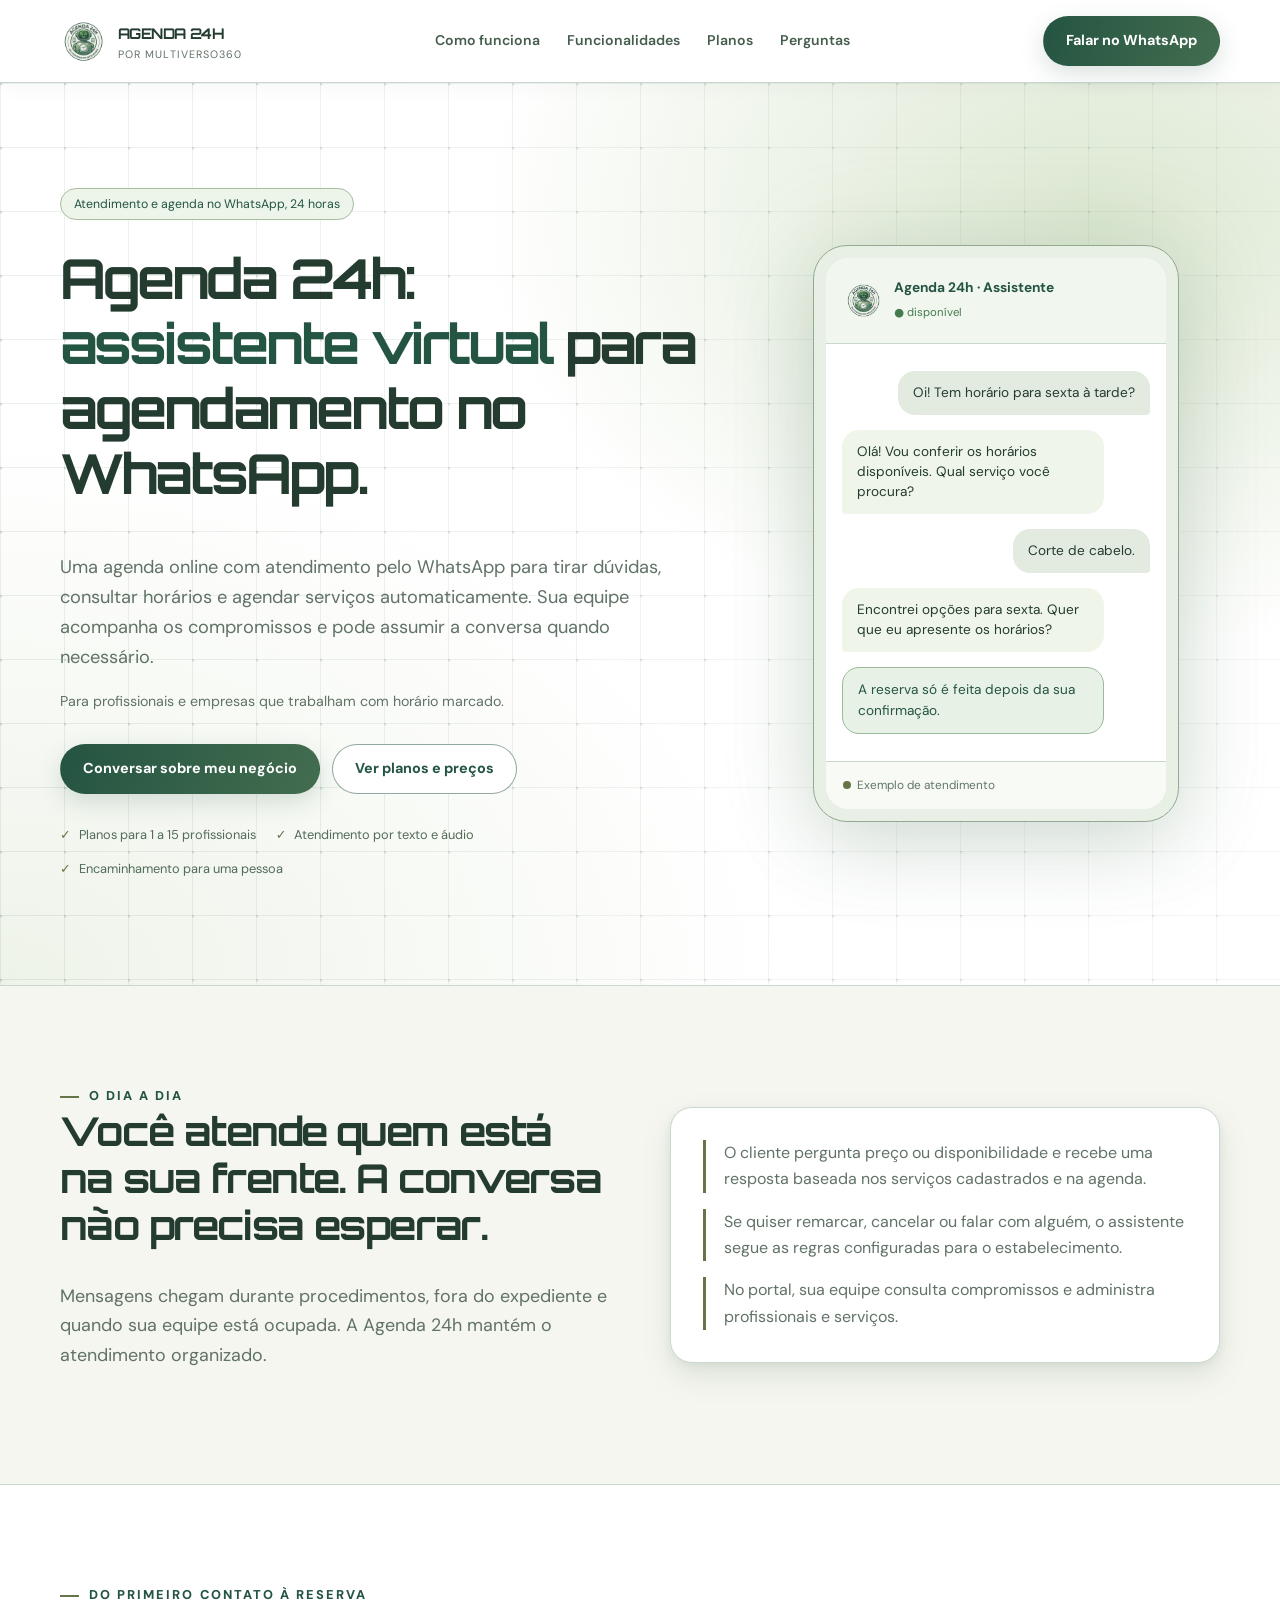
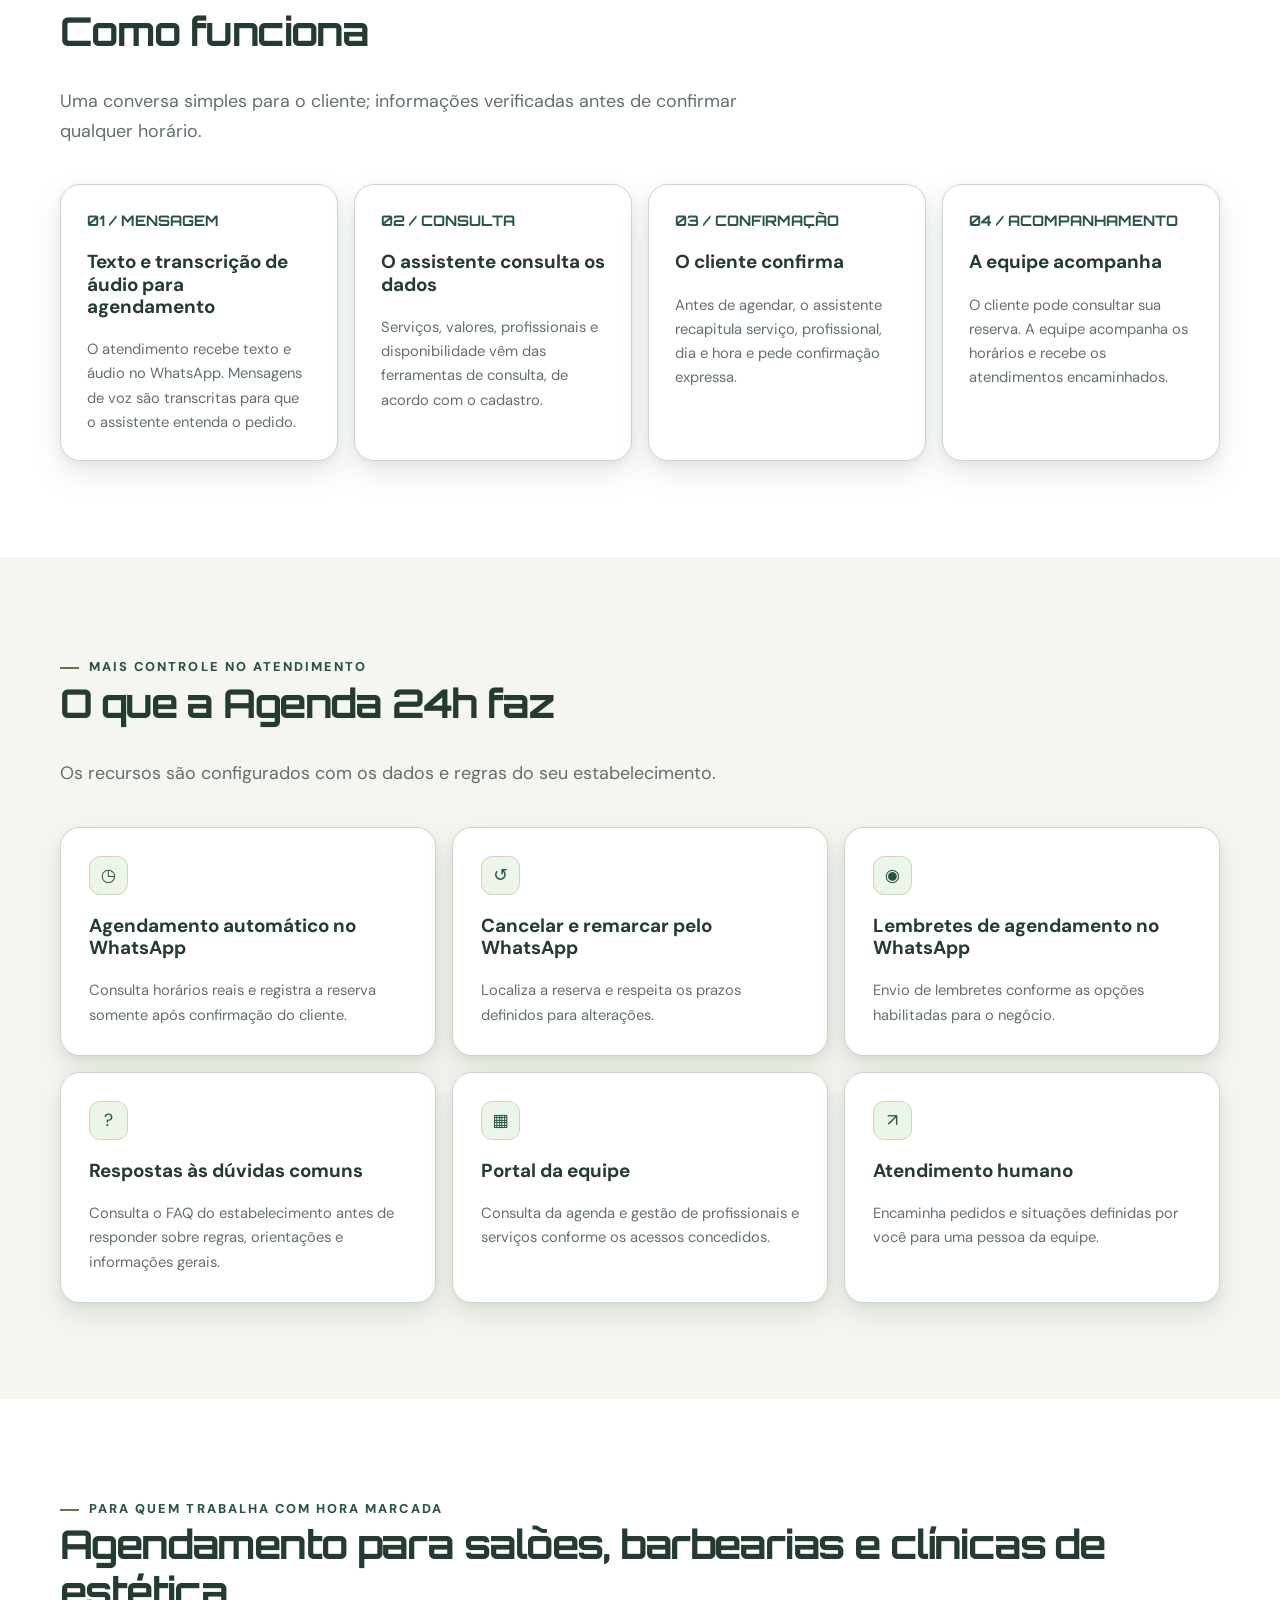
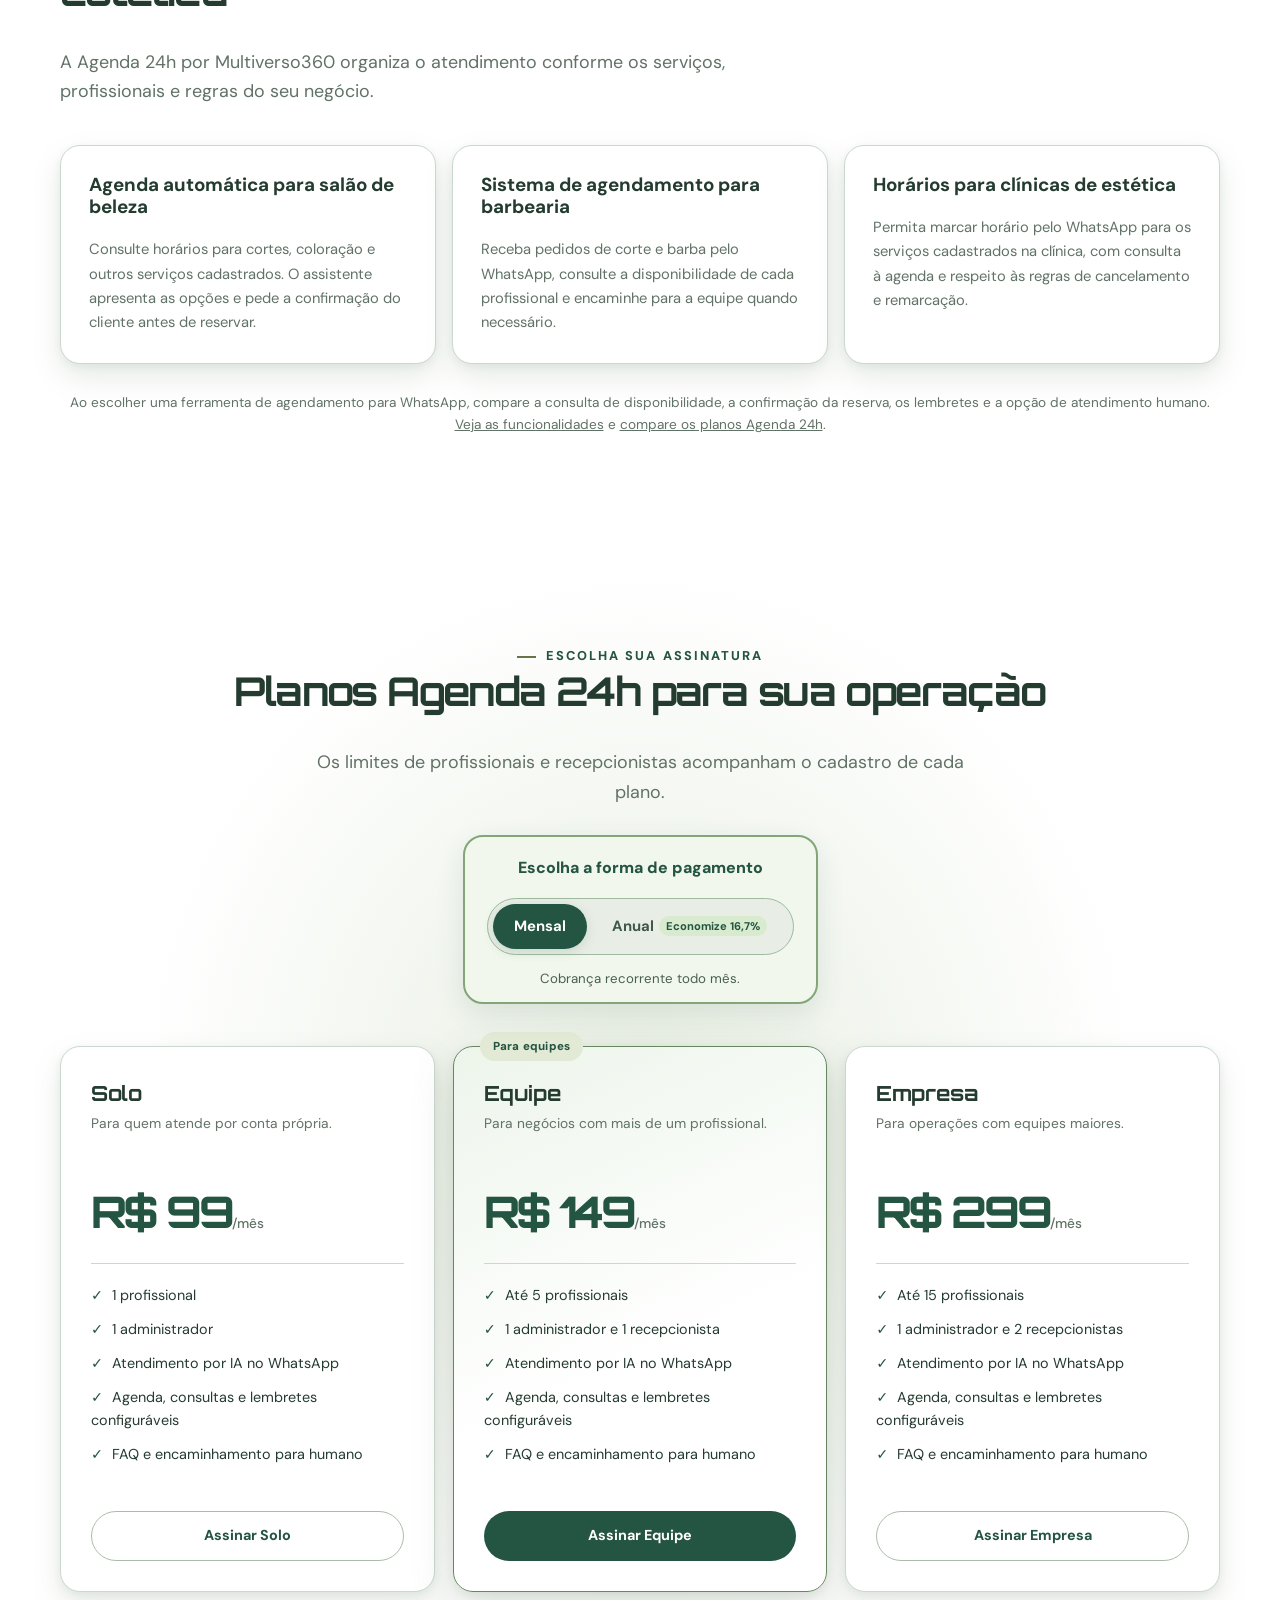
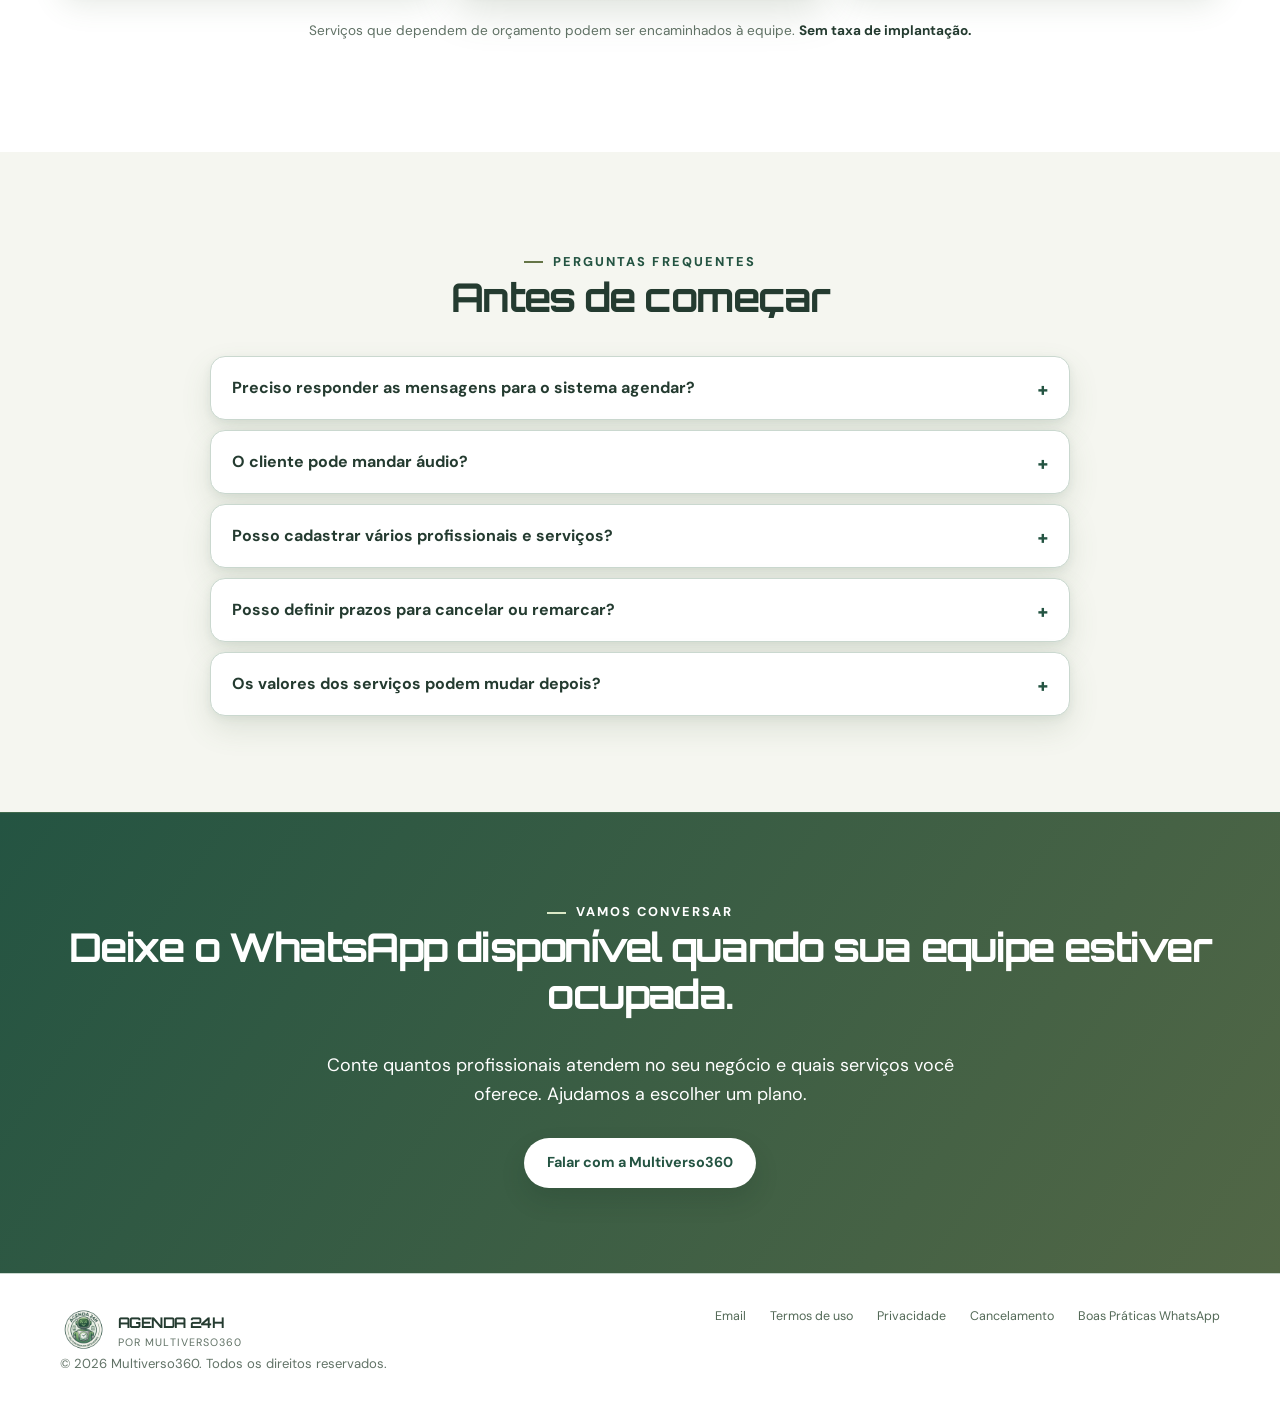
<file: index.html>
<!doctype html>
<html lang="pt-BR">
<head>
<meta charset="utf-8">
<meta name="google-site-verification" content="t2CrMDCQaLZrujqn9kYbkGLIVsclf9Ve39tZScOdKpU">
<meta name="viewport" content="width=device-width, initial-scale=1">
<meta name="theme-color" content="#0d1427">
<meta name="description" content="Agenda 24h por Multiverso360: assistente virtual para agendamento automático no WhatsApp, lembretes e remarcações. Conheça os planos para seu negócio.">
<title>Agendamento automático no WhatsApp | Agenda 24h</title>
<link rel="canonical" href="https://agenda24h.multiverso360.com.br/">
<meta property="og:type" content="website">
<meta property="og:locale" content="pt_BR">
<meta property="og:site_name" content="Agenda 24h">
<meta property="og:title" content="Agendamento automático no WhatsApp | Agenda 24h">
<meta property="og:description" content="Agenda 24h por Multiverso360: assistente virtual para agendamento automático no WhatsApp, lembretes e remarcações. Conheça os planos para seu negócio.">
<meta property="og:url" content="https://agenda24h.multiverso360.com.br/">
<meta property="og:image" content="https://agenda24h.multiverso360.com.br/assets/compartilhamento.png">
<meta property="og:image:type" content="image/png">
<meta property="og:image:width" content="1200">
<meta property="og:image:height" content="630">
<meta property="og:image:alt" content="Agenda 24h por Multiverso360 — Atendimento e agendamentos no WhatsApp">
<meta name="twitter:card" content="summary_large_image">
<meta name="twitter:title" content="Agendamento automático no WhatsApp | Agenda 24h">
<meta name="twitter:description" content="Agenda 24h por Multiverso360: assistente virtual para agendamento automático no WhatsApp, lembretes e remarcações. Conheça os planos para seu negócio.">
<meta name="twitter:image" content="https://agenda24h.multiverso360.com.br/assets/compartilhamento.png">
<meta name="twitter:image:alt" content="Agenda 24h por Multiverso360 — Atendimento e agendamentos no WhatsApp">
<link rel="icon" type="image/png" href="assets/logo-agenda24h.png">
<link rel="preconnect" href="https://fonts.googleapis.com">
<link rel="preconnect" href="https://fonts.gstatic.com" crossorigin>
<link href="https://fonts.googleapis.com/css2?family=Orbitron:wght@500;700;800&family=DM+Sans:wght@400;500;600;700&display=swap" rel="stylesheet">
<link rel="stylesheet" href="assets/site.css?v=20261022-seletor2">
<script defer src="assets/analytics.js"></script>
<script type="application/ld+json">
{
  "@context": "https://schema.org",
  "@graph": [
    {
      "@type": "Organization",
      "@id": "https://agenda24h.multiverso360.com.br/#organizacao",
      "name": "Multiverso360",
      "logo": "https://agenda24h.multiverso360.com.br/assets/logo-agenda24h.png",
      "email": "contato@multiverso360.com.br"
    },
    {
      "@type": "WebSite",
      "@id": "https://agenda24h.multiverso360.com.br/#site",
      "url": "https://agenda24h.multiverso360.com.br/",
      "name": "Agenda 24h",
      "inLanguage": "pt-BR",
      "publisher": {
        "@id": "https://agenda24h.multiverso360.com.br/#organizacao"
      }
    },
    {
      "@type": "SoftwareApplication",
      "@id": "https://agenda24h.multiverso360.com.br/#software",
      "name": "Agenda 24h",
      "url": "https://agenda24h.multiverso360.com.br/",
      "description": "Agenda 24h por Multiverso360: assistente virtual para agendamento automático no WhatsApp, lembretes e remarcações. Conheça os planos para seu negócio.",
      "applicationCategory": "BusinessApplication",
      "inLanguage": "pt-BR",
      "publisher": {
        "@id": "https://agenda24h.multiverso360.com.br/#organizacao"
      },
      "featureList": [
        "Agendamento automático no WhatsApp",
        "Cancelar e remarcar pelo WhatsApp",
        "Lembretes de agendamento no WhatsApp",
        "Respostas às dúvidas comuns",
        "Portal da equipe",
        "Atendimento humano"
      ]
    },
    {
      "@type": "FAQPage",
      "@id": "https://agenda24h.multiverso360.com.br/#perguntas",
      "url": "https://agenda24h.multiverso360.com.br/#perguntas",
      "inLanguage": "pt-BR",
      "isPartOf": {
        "@id": "https://agenda24h.multiverso360.com.br/#site"
      },
      "mainEntity": [
        {
          "@type": "Question",
          "name": "Preciso responder as mensagens para o sistema agendar?",
          "acceptedAnswer": {
            "@type": "Answer",
            "text": "O assistente consulta serviços e agenda, apresenta opções e pode concluir a reserva depois que o cliente confirmar. Pedidos de atendimento humano são encaminhados conforme a configuração."
          }
        },
        {
          "@type": "Question",
          "name": "O cliente pode mandar áudio?",
          "acceptedAnswer": {
            "@type": "Answer",
            "text": "Sim. O áudio é transcrito para texto e então processado como uma mensagem do cliente. Imagens, vídeos e outros arquivos não são atendidos pelo assistente."
          }
        },
        {
          "@type": "Question",
          "name": "Posso cadastrar vários profissionais e serviços?",
          "acceptedAnswer": {
            "@type": "Answer",
            "text": "Sim. O limite de profissionais depende do plano: Solo admite 1, Equipe até 5 e Empresa até 15. Serviços podem ser vinculados aos profissionais correspondentes."
          }
        },
        {
          "@type": "Question",
          "name": "Posso definir prazos para cancelar ou remarcar?",
          "acceptedAnswer": {
            "@type": "Answer",
            "text": "Sim. O atendimento considera os prazos configurados para cancelamento e reagendamento e pede confirmação antes de alterar a reserva."
          }
        },
        {
          "@type": "Question",
          "name": "Os valores dos serviços podem mudar depois?",
          "acceptedAnswer": {
            "@type": "Answer",
            "text": "Sim. Serviços e preços são consultados no cadastro atual. Sua equipe pode administrar essas informações conforme as permissões do portal."
          }
        }
      ]
    }
  ]
}
</script>
</head>
<body id="top">
<header><div class="wrap header-in"><a class="brand" href="#top"><img src="assets/logo-agenda24h.png" alt="Logotipo Agenda 24h"><span><strong>AGENDA 24H</strong><small>por Multiverso360</small></span></a><nav class="nav" aria-label="Navegação principal"><a href="#como-funciona">Como funciona</a><a href="#funcionalidades">Funcionalidades</a><a href="#planos">Planos</a><a href="#perguntas">Perguntas</a></nav><a class="btn btn-green" href="https://wa.me/message/WZS76EXSH2XUH1">Falar no WhatsApp</a></div></header>
<main>
<section class="hero"><div class="wrap hero-in"><div><span class="chip">Atendimento e agenda no WhatsApp, 24 horas</span><h1>Agenda 24h: <span class="accent">assistente virtual</span> para agendamento no WhatsApp.</h1><p>Uma agenda online com atendimento pelo WhatsApp para tirar dúvidas, consultar horários e agendar serviços automaticamente. Sua equipe acompanha os compromissos e pode assumir a conversa quando necessário.</p><p class="small">Para profissionais e empresas que trabalham com horário marcado.</p><div class="hero-actions"><a class="btn btn-green" href="https://wa.me/message/WZS76EXSH2XUH1">Conversar sobre meu negócio</a><a class="btn btn-outline" href="#planos">Ver planos e preços</a></div><ul class="mini-list"><li>Planos para 1 a 15 profissionais</li><li>Atendimento por texto e áudio</li><li>Encaminhamento para uma pessoa</li></ul></div><div class="phone-shell" aria-label="Exemplo ilustrativo de conversa no WhatsApp"><div class="phone"><div class="phone-head"><img src="assets/logo-agenda24h.png" alt=""><span><b>Agenda 24h · Assistente</b><small>● disponível</small></span></div><div class="phone-messages"><div class="bubble client">Oi! Tem horário para sexta à tarde?</div><div class="bubble agent">Olá! Vou conferir os horários disponíveis. Qual serviço você procura?</div><div class="bubble client">Corte de cabelo.</div><div class="bubble agent">Encontrei opções para sexta. Quer que eu apresente os horários?</div><div class="bubble confirm">A reserva só é feita depois da sua confirmação.</div></div><div class="phone-foot"><span class="orange-dot"></span>Exemplo de atendimento</div></div></div></div></section>
<section class="section problem"><div class="wrap problem-grid"><div><span class="eyebrow">O dia a dia</span><h2>Você atende quem está na sua frente. A conversa não precisa esperar.</h2><p class="lead">Mensagens chegam durante procedimentos, fora do expediente e quando sua equipe está ocupada. A Agenda 24h mantém o atendimento organizado.</p></div><div class="problem-card"><p class="orange-line">O cliente pergunta preço ou disponibilidade e recebe uma resposta baseada nos serviços cadastrados e na agenda.</p><p class="orange-line">Se quiser remarcar, cancelar ou falar com alguém, o assistente segue as regras configuradas para o estabelecimento.</p><p class="orange-line">No portal, sua equipe consulta compromissos e administra profissionais e serviços.</p></div></div></section>
<section class="section" id="como-funciona"><div class="wrap"><span class="eyebrow">Do primeiro contato à reserva</span><h2>Como funciona</h2><p class="lead">Uma conversa simples para o cliente; informações verificadas antes de confirmar qualquer horário.</p><div class="steps"><article class="step"><span class="num">01 / MENSAGEM</span><h3>Texto e transcrição de áudio para agendamento</h3><p>O atendimento recebe texto e áudio no WhatsApp. Mensagens de voz são transcritas para que o assistente entenda o pedido.</p></article><article class="step"><span class="num">02 / CONSULTA</span><h3>O assistente consulta os dados</h3><p>Serviços, valores, profissionais e disponibilidade vêm das ferramentas de consulta, de acordo com o cadastro.</p></article><article class="step"><span class="num">03 / CONFIRMAÇÃO</span><h3>O cliente confirma</h3><p>Antes de agendar, o assistente recapitula serviço, profissional, dia e hora e pede confirmação expressa.</p></article><article class="step"><span class="num">04 / ACOMPANHAMENTO</span><h3>A equipe acompanha</h3><p>O cliente pode consultar sua reserva. A equipe acompanha os horários e recebe os atendimentos encaminhados.</p></article></div></div></section>
<section class="section features" id="funcionalidades"><div class="wrap"><span class="eyebrow">Mais controle no atendimento</span><h2>O que a Agenda 24h faz</h2><p class="lead">Os recursos são configurados com os dados e regras do seu estabelecimento.</p><div class="feature-grid"><article class="feature"><span class="icon" aria-hidden="true">◷</span><h3>Agendamento automático no WhatsApp</h3><p>Consulta horários reais e registra a reserva somente após confirmação do cliente.</p></article><article class="feature"><span class="icon" aria-hidden="true">↺</span><h3>Cancelar e remarcar pelo WhatsApp</h3><p>Localiza a reserva e respeita os prazos definidos para alterações.</p></article><article class="feature"><span class="icon" aria-hidden="true">◉</span><h3>Lembretes de agendamento no WhatsApp</h3><p>Envio de lembretes conforme as opções habilitadas para o negócio.</p></article><article class="feature"><span class="icon" aria-hidden="true">?</span><h3>Respostas às dúvidas comuns</h3><p>Consulta o FAQ do estabelecimento antes de responder sobre regras, orientações e informações gerais.</p></article><article class="feature"><span class="icon" aria-hidden="true">▦</span><h3>Portal da equipe</h3><p>Consulta da agenda e gestão de profissionais e serviços conforme os acessos concedidos.</p></article><article class="feature"><span class="icon" aria-hidden="true">↗</span><h3>Atendimento humano</h3><p>Encaminha pedidos e situações definidas por você para uma pessoa da equipe.</p></article></div></div></section>
<section class="section" id="para-quem"><div class="wrap"><span class="eyebrow">Para quem trabalha com hora marcada</span><h2>Agendamento para salões, barbearias e clínicas de estética</h2><p class="lead">A Agenda 24h por Multiverso360 organiza o atendimento conforme os serviços, profissionais e regras do seu negócio.</p><div class="feature-grid"><article class="feature"><h3>Agenda automática para salão de beleza</h3><p>Consulte horários para cortes, coloração e outros serviços cadastrados. O assistente apresenta as opções e pede a confirmação do cliente antes de reservar.</p></article><article class="feature"><h3>Sistema de agendamento para barbearia</h3><p>Receba pedidos de corte e barba pelo WhatsApp, consulte a disponibilidade de cada profissional e encaminhe para a equipe quando necessário.</p></article><article class="feature"><h3>Horários para clínicas de estética</h3><p>Permita marcar horário pelo WhatsApp para os serviços cadastrados na clínica, com consulta à agenda e respeito às regras de cancelamento e remarcação.</p></article></div><p class="price-note">Ao escolher uma ferramenta de agendamento para WhatsApp, compare a consulta de disponibilidade, a confirmação da reserva, os lembretes e a opção de atendimento humano. <a href="#funcionalidades">Veja as funcionalidades</a> e <a href="#planos">compare os planos Agenda 24h</a>.</p></div></section>
<section class="section pricing" id="planos"><div class="wrap"><div class="center"><span class="eyebrow">Escolha sua assinatura</span><h2>Planos Agenda 24h para sua operação</h2><p class="lead">Os limites de profissionais e recepcionistas acompanham o cadastro de cada plano.</p><div class="billing-selector-panel"><p class="billing-selector-title">Escolha a forma de pagamento</p><div class="billing-switch" role="group" aria-label="Periodicidade da assinatura"><button type="button" class="billing-option is-active" data-billing="monthly" aria-pressed="true">Mensal</button><button type="button" class="billing-option" data-billing="yearly" aria-pressed="false">Anual <span class="billing-off">Economize 16,7%</span></button></div><p class="billing-help" id="billing-help" aria-live="polite">Cobrança recorrente todo mês.</p></div></div><div class="price-grid"><article class="price"><h3>Solo</h3><p class="who">Para quem atende por conta própria.</p><div class="amount" data-monthly="R$ 99" data-yearly="R$ 990" aria-live="polite">R$ 99 <small>/mês</small></div><p class="annual-saving" hidden>Economize R$ 198 por ano (16,7%)</p><ul><li>1 profissional</li><li>1 administrador</li><li>Atendimento por IA no WhatsApp</li><li>Agenda, consultas e lembretes configuráveis</li><li>FAQ e encaminhamento para humano</li></ul><a class="btn btn-quiet" href="https://buy.stripe.com/dRm14ngmo2ib63X0WCbbG0b?locale=pt-BR" data-monthly-url="https://buy.stripe.com/dRm14ngmo2ib63X0WCbbG0b?locale=pt-BR" data-yearly-url="https://buy.stripe.com/dRm6oHc686yrgIBbBgbbG0e?locale=pt-BR">Assinar Solo</a></article><article class="price highlight"><span class="tag">Para equipes</span><h3>Equipe</h3><p class="who">Para negócios com mais de um profissional.</p><div class="amount" data-monthly="R$ 149" data-yearly="R$ 1.490" aria-live="polite">R$ 149 <small>/mês</small></div><p class="annual-saving" hidden>Economize R$ 298 por ano (16,7%)</p><ul><li>Até 5 profissionais</li><li>1 administrador e 1 recepcionista</li><li>Atendimento por IA no WhatsApp</li><li>Agenda, consultas e lembretes configuráveis</li><li>FAQ e encaminhamento para humano</li></ul><a class="btn btn-light" href="https://buy.stripe.com/cNi9ATeeg4qjeAt20GbbG0c?locale=pt-BR" data-monthly-url="https://buy.stripe.com/cNi9ATeeg4qjeAt20GbbG0c?locale=pt-BR" data-yearly-url="https://buy.stripe.com/eVq9AT1ru8Gz8c5bBgbbG0f?locale=pt-BR">Assinar Equipe</a></article><article class="price"><h3>Empresa</h3><p class="who">Para operações com equipes maiores.</p><div class="amount" data-monthly="R$ 299" data-yearly="R$ 2.990" aria-live="polite">R$ 299 <small>/mês</small></div><p class="annual-saving" hidden>Economize R$ 598 por ano (16,7%)</p><ul><li>Até 15 profissionais</li><li>1 administrador e 2 recepcionistas</li><li>Atendimento por IA no WhatsApp</li><li>Agenda, consultas e lembretes configuráveis</li><li>FAQ e encaminhamento para humano</li></ul><a class="btn btn-quiet" href="https://buy.stripe.com/5kQeVdfike0T8c534KbbG0d?locale=pt-BR" data-monthly-url="https://buy.stripe.com/5kQeVdfike0T8c534KbbG0d?locale=pt-BR" data-yearly-url="https://buy.stripe.com/eVqcN5eegbSL63X0WCbbG0g?locale=pt-BR">Assinar Empresa</a></article></div><p class="price-note">Serviços que dependem de orçamento podem ser encaminhados à equipe. <strong>Sem taxa de implantação.</strong></p></div></section>
<section class="section faq" id="perguntas"><div class="wrap"><div class="center"><span class="eyebrow">Perguntas frequentes</span><h2>Antes de começar</h2></div><div class="faq-list"><details><summary>Preciso responder as mensagens para o sistema agendar?</summary><p>O assistente consulta serviços e agenda, apresenta opções e pode concluir a reserva depois que o cliente confirmar. Pedidos de atendimento humano são encaminhados conforme a configuração.</p></details><details><summary>O cliente pode mandar áudio?</summary><p>Sim. O áudio é transcrito para texto e então processado como uma mensagem do cliente. Imagens, vídeos e outros arquivos não são atendidos pelo assistente.</p></details><details><summary>Posso cadastrar vários profissionais e serviços?</summary><p>Sim. O limite de profissionais depende do plano: Solo admite 1, Equipe até 5 e Empresa até 15. Serviços podem ser vinculados aos profissionais correspondentes.</p></details><details><summary>Posso definir prazos para cancelar ou remarcar?</summary><p>Sim. O atendimento considera os prazos configurados para cancelamento e reagendamento e pede confirmação antes de alterar a reserva.</p></details><details><summary>Os valores dos serviços podem mudar depois?</summary><p>Sim. Serviços e preços são consultados no cadastro atual. Sua equipe pode administrar essas informações conforme as permissões do portal.</p></details></div></div></section>
<section class="cta" id="contato"><div class="wrap center"><span class="eyebrow">Vamos conversar</span><h2>Deixe o WhatsApp disponível quando sua equipe estiver ocupada.</h2><p class="lead">Conte quantos profissionais atendem no seu negócio e quais serviços você oferece. Ajudamos a escolher um plano.</p><a class="btn btn-green" href="https://wa.me/message/WZS76EXSH2XUH1">Falar com a Multiverso360</a></div></section>
</main>
<footer><div class="wrap footer-grid"><div><a class="brand" href="#top"><img src="assets/logo-agenda24h.png" alt="Logotipo Agenda 24h"><span><strong>AGENDA 24H</strong><small>por Multiverso360</small></span></a><p>© 2026 Multiverso360. Todos os direitos reservados.</p></div><div class="footer-links"><a href="mailto:contato@multiverso360.com.br">Email</a><a href="termos/">Termos de uso</a><a href="privacidade/">Privacidade</a><a href="cancelamento/">Cancelamento</a><a href="compliance/">Boas Práticas WhatsApp</a></div></div></footer>
<script>
(function () {
  const section = document.getElementById('planos');
  if (!section) return;
  const buttons = section.querySelectorAll('[data-billing]');
  const amounts = section.querySelectorAll('.amount[data-monthly]');
  const links = section.querySelectorAll('[data-monthly-url]');
  const help = document.getElementById('billing-help');
  function selectBilling(period) {
    const annual = period === 'yearly';
    buttons.forEach(button => {
      const selected = button.dataset.billing === period;
      button.classList.toggle('is-active', selected);
      button.setAttribute('aria-pressed', String(selected));
    });
    amounts.forEach(amount => {
      amount.innerHTML = (annual ? amount.dataset.yearly : amount.dataset.monthly) +
        '<small>/' + (annual ? 'ano' : 'mês') + '</small>';
    });
    section.querySelectorAll('.annual-saving').forEach(note => { note.hidden = !annual; });
    links.forEach(link => {
      link.href = annual ? link.dataset.yearlyUrl : link.dataset.monthlyUrl;
    });
    help.textContent = annual
      ? 'Pagamento anual antecipado, com renovação automática a cada 12 meses.'
      : 'Cobrança recorrente todo mês.';
  }
  buttons.forEach(button => button.addEventListener('click', () => selectBilling(button.dataset.billing)));
  selectBilling('monthly');
})();
</script>
</body>
</html>
</file>
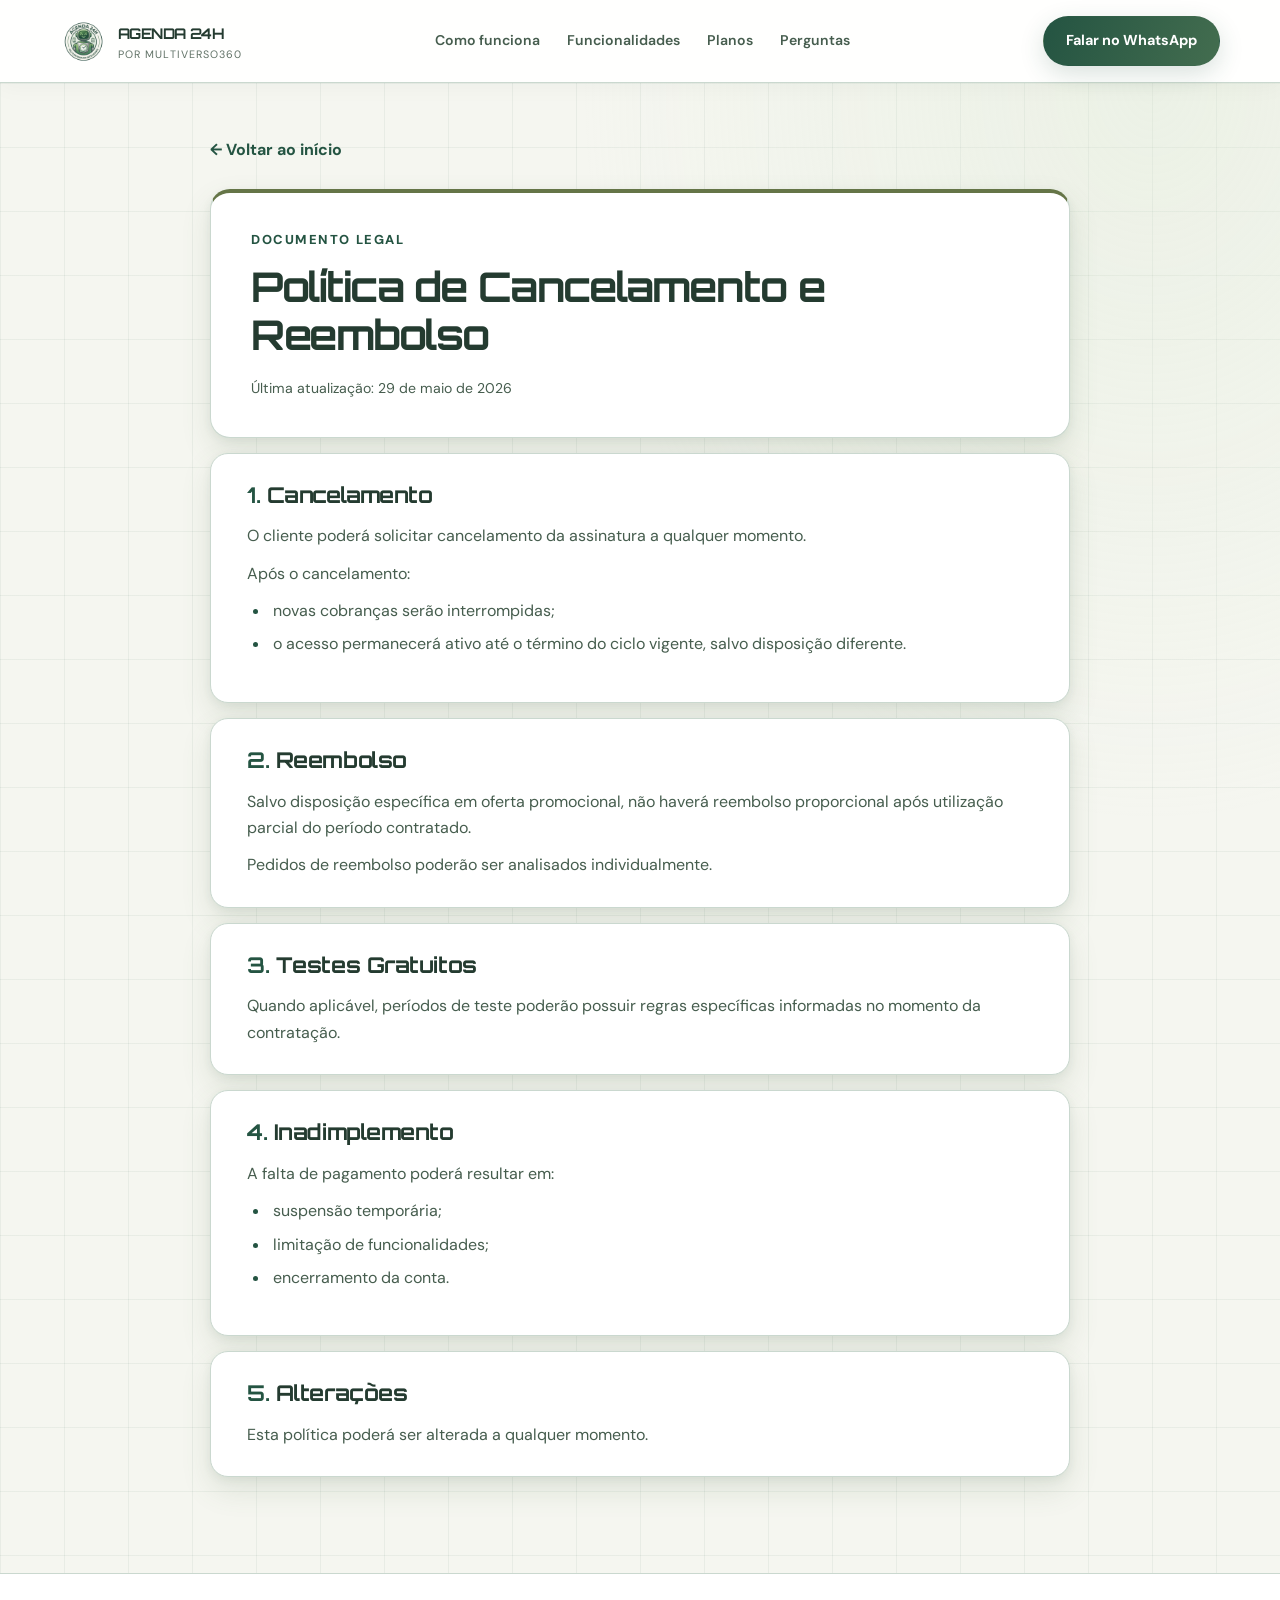
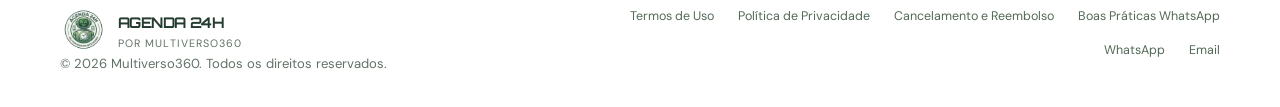
<file: cancelamento/index.html>
<!doctype html>
<html lang="pt-BR">
<head>
<meta charset="utf-8">
<meta name="viewport" content="width=device-width, initial-scale=1">
<meta name="theme-color" content="#f5f6f0">
<meta name="description" content="Política de Cancelamento e Reembolso — Multiverso360 — Agenda 24h por Multiverso360">
<title>Política de Cancelamento e Reembolso — Multiverso360</title>
<link rel="canonical" href="https://agenda24h.multiverso360.com.br/cancelamento/">
<meta property="og:type" content="website">
<meta property="og:locale" content="pt_BR">
<meta property="og:site_name" content="Agenda 24h">
<meta property="og:title" content="Política de Cancelamento e Reembolso — Multiverso360">
<meta property="og:description" content="Política de Cancelamento e Reembolso — Multiverso360 — Agenda 24h por Multiverso360">
<meta property="og:url" content="https://agenda24h.multiverso360.com.br/cancelamento/">
<meta property="og:image" content="https://agenda24h.multiverso360.com.br/assets/compartilhamento.png">
<meta property="og:image:type" content="image/png">
<meta property="og:image:width" content="1200">
<meta property="og:image:height" content="630">
<meta property="og:image:alt" content="Agenda 24h por Multiverso360 — Atendimento e agendamentos no WhatsApp">
<meta name="twitter:card" content="summary_large_image">
<meta name="twitter:title" content="Política de Cancelamento e Reembolso — Multiverso360">
<meta name="twitter:description" content="Política de Cancelamento e Reembolso — Multiverso360 — Agenda 24h por Multiverso360">
<meta name="twitter:image" content="https://agenda24h.multiverso360.com.br/assets/compartilhamento.png">
<meta name="twitter:image:alt" content="Agenda 24h por Multiverso360 — Atendimento e agendamentos no WhatsApp">
<link rel="icon" type="image/png" href="../assets/logo-agenda24h.png">
<link rel="preconnect" href="https://fonts.googleapis.com">
<link rel="preconnect" href="https://fonts.gstatic.com" crossorigin>
<link href="https://fonts.googleapis.com/css2?family=Orbitron:wght@500;700;800&family=DM+Sans:wght@400;500;600;700&display=swap" rel="stylesheet">
<link rel="stylesheet" href="../assets/site.css">
<script defer src="../assets/analytics.js"></script>
</head>
<body class="legal-page" id="top">
<header><div class="wrap header-in"><a class="brand" href="../" aria-label="Agenda 24h — Página inicial"><img src="../assets/logo-agenda24h.png" alt="Logotipo Agenda 24h"><span><strong>AGENDA 24H</strong><small>por Multiverso360</small></span></a><nav class="nav" aria-label="Navegação principal"><a href="../#como-funciona">Como funciona</a><a href="../#funcionalidades">Funcionalidades</a><a href="../#planos">Planos</a><a href="../#perguntas">Perguntas</a></nav><a class="btn btn-green" href="https://wa.me/message/WZS76EXSH2XUH1">Falar no WhatsApp</a></div></header>
<main class="legal-main"><div class="wrap"><a class="back-link" href="../">← Voltar ao início</a><article class="legal-article"><header><p>Documento Legal</p><h1>Política de Cancelamento e Reembolso</h1><p>Última atualização: 29 de maio de 2026</p></header><section><h2><span>1.</span> Cancelamento</h2><div><p>O cliente poderá solicitar cancelamento da assinatura a qualquer momento.</p><p>Após o cancelamento:</p><ul><li>novas cobranças serão interrompidas;</li><li>o acesso permanecerá ativo até o término do ciclo vigente, salvo disposição diferente.</li></ul></div></section><section><h2><span>2.</span> Reembolso</h2><div><p>Salvo disposição específica em oferta promocional, não haverá reembolso proporcional após utilização parcial do período contratado.</p><p>Pedidos de reembolso poderão ser analisados individualmente.</p></div></section><section><h2><span>3.</span> Testes Gratuitos</h2><div><p>Quando aplicável, períodos de teste poderão possuir regras específicas informadas no momento da contratação.</p></div></section><section><h2><span>4.</span> Inadimplemento</h2><div><p>A falta de pagamento poderá resultar em:</p><ul><li>suspensão temporária;</li><li>limitação de funcionalidades;</li><li>encerramento da conta.</li></ul></div></section><section><h2><span>5.</span> Alterações</h2><div><p>Esta política poderá ser alterada a qualquer momento.</p></div></section></article></div></main>
<footer><div class="wrap footer-grid"><div><a class="brand" href="../"><img src="../assets/logo-agenda24h.png" alt="Logotipo Agenda 24h"><span><strong>AGENDA 24H</strong><small>por Multiverso360</small></span></a><p>© 2026 Multiverso360. Todos os direitos reservados.</p></div><nav class="footer-links" aria-label="Documentos e contato"><a href="../termos/">Termos de Uso</a><a href="../privacidade/">Política de Privacidade</a><a href="../cancelamento/">Cancelamento e Reembolso</a><a href="../compliance/">Boas Práticas WhatsApp</a><a href="https://wa.me/message/WZS76EXSH2XUH1">WhatsApp</a><a href="mailto:contato@multiverso360.com.br">Email</a></nav></div></footer>
</body></html>
</file>
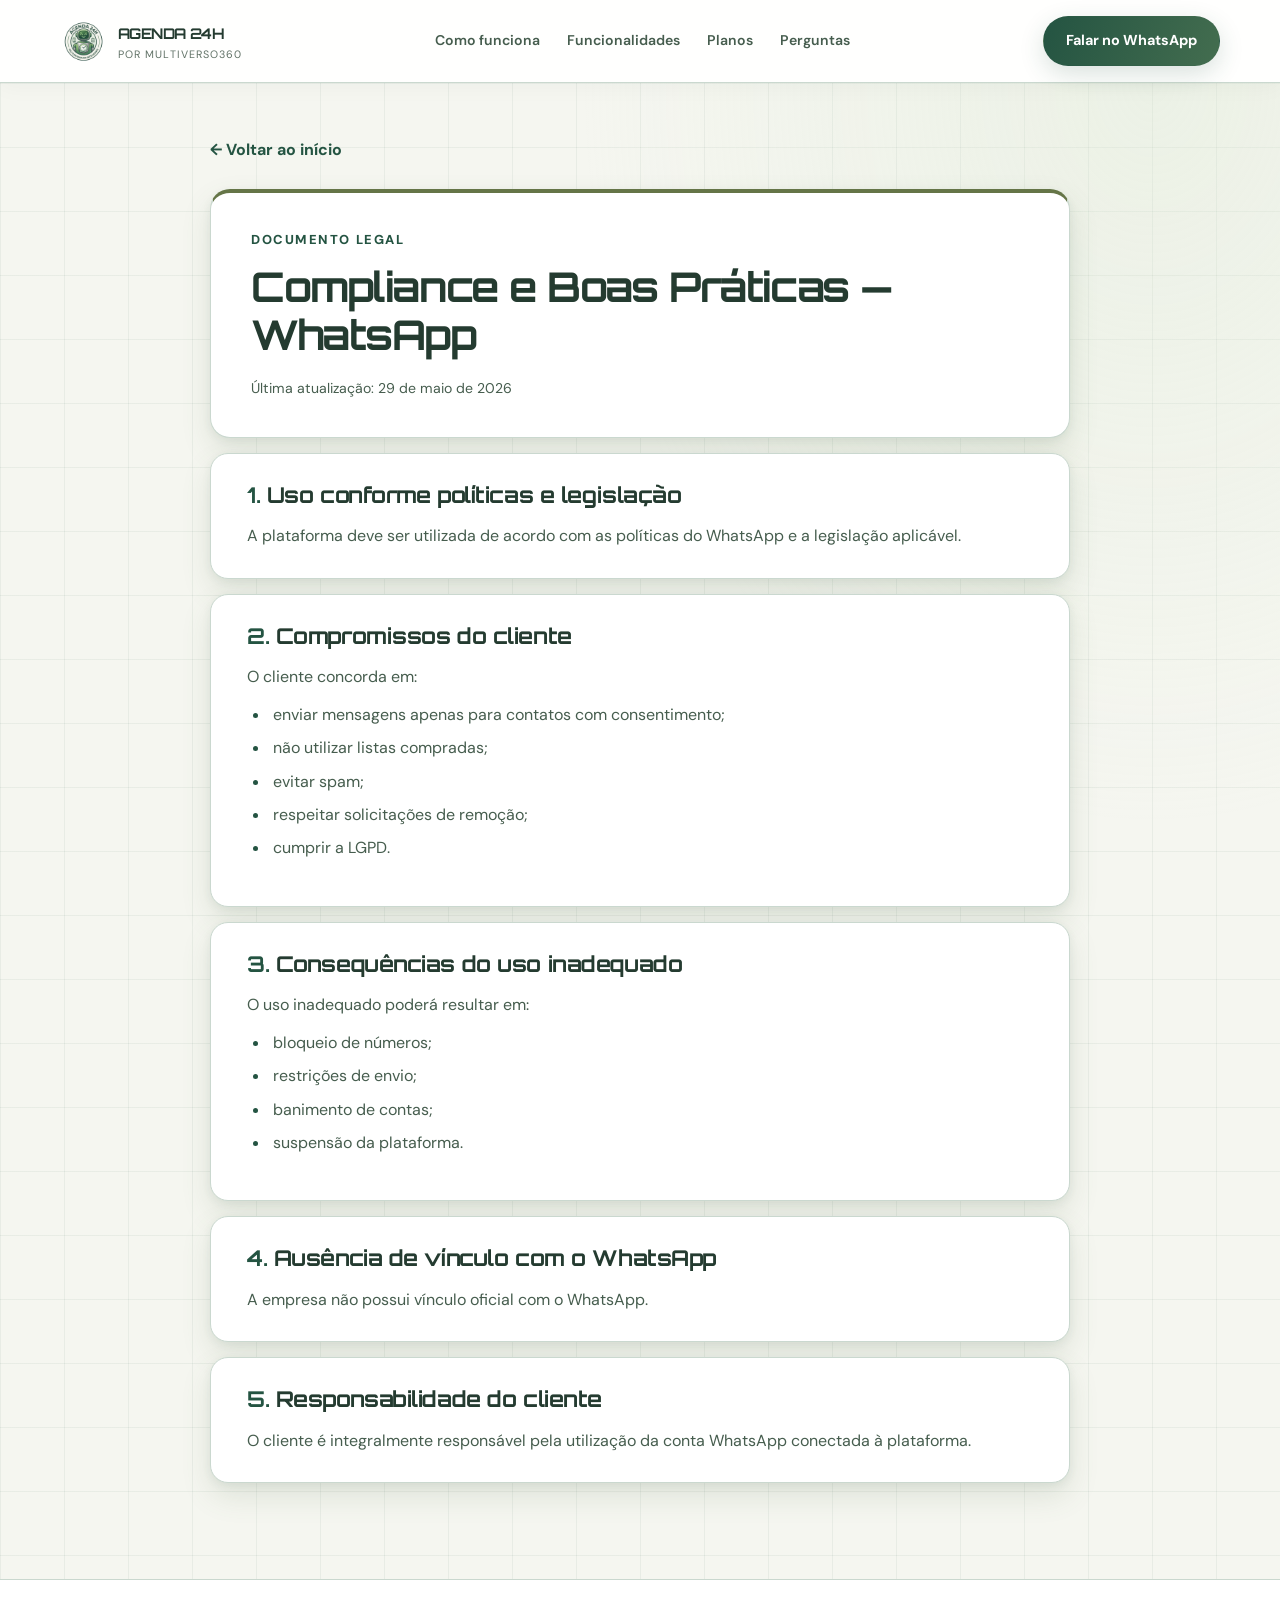
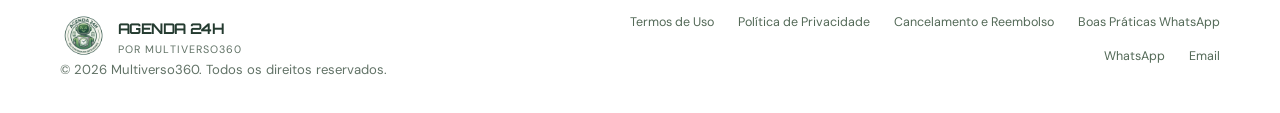
<file: compliance/index.html>
<!doctype html>
<html lang="pt-BR">
<head>
<meta charset="utf-8">
<meta name="viewport" content="width=device-width, initial-scale=1">
<meta name="theme-color" content="#f5f6f0">
<meta name="description" content="Compliance e Boas Práticas — WhatsApp | Multiverso360 — Agenda 24h por Multiverso360">
<title>Compliance e Boas Práticas — WhatsApp | Multiverso360</title>
<link rel="canonical" href="https://agenda24h.multiverso360.com.br/compliance/">
<meta property="og:type" content="website">
<meta property="og:locale" content="pt_BR">
<meta property="og:site_name" content="Agenda 24h">
<meta property="og:title" content="Compliance e Boas Práticas — WhatsApp | Multiverso360">
<meta property="og:description" content="Compliance e Boas Práticas — WhatsApp | Multiverso360 — Agenda 24h por Multiverso360">
<meta property="og:url" content="https://agenda24h.multiverso360.com.br/compliance/">
<meta property="og:image" content="https://agenda24h.multiverso360.com.br/assets/compartilhamento.png">
<meta property="og:image:type" content="image/png">
<meta property="og:image:width" content="1200">
<meta property="og:image:height" content="630">
<meta property="og:image:alt" content="Agenda 24h por Multiverso360 — Atendimento e agendamentos no WhatsApp">
<meta name="twitter:card" content="summary_large_image">
<meta name="twitter:title" content="Compliance e Boas Práticas — WhatsApp | Multiverso360">
<meta name="twitter:description" content="Compliance e Boas Práticas — WhatsApp | Multiverso360 — Agenda 24h por Multiverso360">
<meta name="twitter:image" content="https://agenda24h.multiverso360.com.br/assets/compartilhamento.png">
<meta name="twitter:image:alt" content="Agenda 24h por Multiverso360 — Atendimento e agendamentos no WhatsApp">
<link rel="icon" type="image/png" href="../assets/logo-agenda24h.png">
<link rel="preconnect" href="https://fonts.googleapis.com">
<link rel="preconnect" href="https://fonts.gstatic.com" crossorigin>
<link href="https://fonts.googleapis.com/css2?family=Orbitron:wght@500;700;800&family=DM+Sans:wght@400;500;600;700&display=swap" rel="stylesheet">
<link rel="stylesheet" href="../assets/site.css">
<script defer src="../assets/analytics.js"></script>
</head>
<body class="legal-page" id="top">
<header><div class="wrap header-in"><a class="brand" href="../" aria-label="Agenda 24h — Página inicial"><img src="../assets/logo-agenda24h.png" alt="Logotipo Agenda 24h"><span><strong>AGENDA 24H</strong><small>por Multiverso360</small></span></a><nav class="nav" aria-label="Navegação principal"><a href="../#como-funciona">Como funciona</a><a href="../#funcionalidades">Funcionalidades</a><a href="../#planos">Planos</a><a href="../#perguntas">Perguntas</a></nav><a class="btn btn-green" href="https://wa.me/message/WZS76EXSH2XUH1">Falar no WhatsApp</a></div></header>
<main class="legal-main"><div class="wrap"><a class="back-link" href="../">← Voltar ao início</a><article class="legal-article"><header><p>Documento Legal</p><h1>Compliance e Boas Práticas — WhatsApp</h1><p>Última atualização: 29 de maio de 2026</p></header><section><h2><span>1.</span> Uso conforme políticas e legislação</h2><div><p>A plataforma deve ser utilizada de acordo com as políticas do WhatsApp e a legislação aplicável.</p></div></section><section><h2><span>2.</span> Compromissos do cliente</h2><div><p>O cliente concorda em:</p><ul><li>enviar mensagens apenas para contatos com consentimento;</li><li>não utilizar listas compradas;</li><li>evitar spam;</li><li>respeitar solicitações de remoção;</li><li>cumprir a LGPD.</li></ul></div></section><section><h2><span>3.</span> Consequências do uso inadequado</h2><div><p>O uso inadequado poderá resultar em:</p><ul><li>bloqueio de números;</li><li>restrições de envio;</li><li>banimento de contas;</li><li>suspensão da plataforma.</li></ul></div></section><section><h2><span>4.</span> Ausência de vínculo com o WhatsApp</h2><div><p>A empresa não possui vínculo oficial com o WhatsApp.</p></div></section><section><h2><span>5.</span> Responsabilidade do cliente</h2><div><p>O cliente é integralmente responsável pela utilização da conta WhatsApp conectada à plataforma.</p></div></section></article></div></main>
<footer><div class="wrap footer-grid"><div><a class="brand" href="../"><img src="../assets/logo-agenda24h.png" alt="Logotipo Agenda 24h"><span><strong>AGENDA 24H</strong><small>por Multiverso360</small></span></a><p>© 2026 Multiverso360. Todos os direitos reservados.</p></div><nav class="footer-links" aria-label="Documentos e contato"><a href="../termos/">Termos de Uso</a><a href="../privacidade/">Política de Privacidade</a><a href="../cancelamento/">Cancelamento e Reembolso</a><a href="../compliance/">Boas Práticas WhatsApp</a><a href="https://wa.me/message/WZS76EXSH2XUH1">WhatsApp</a><a href="mailto:contato@multiverso360.com.br">Email</a></nav></div></footer>
</body></html>
</file>
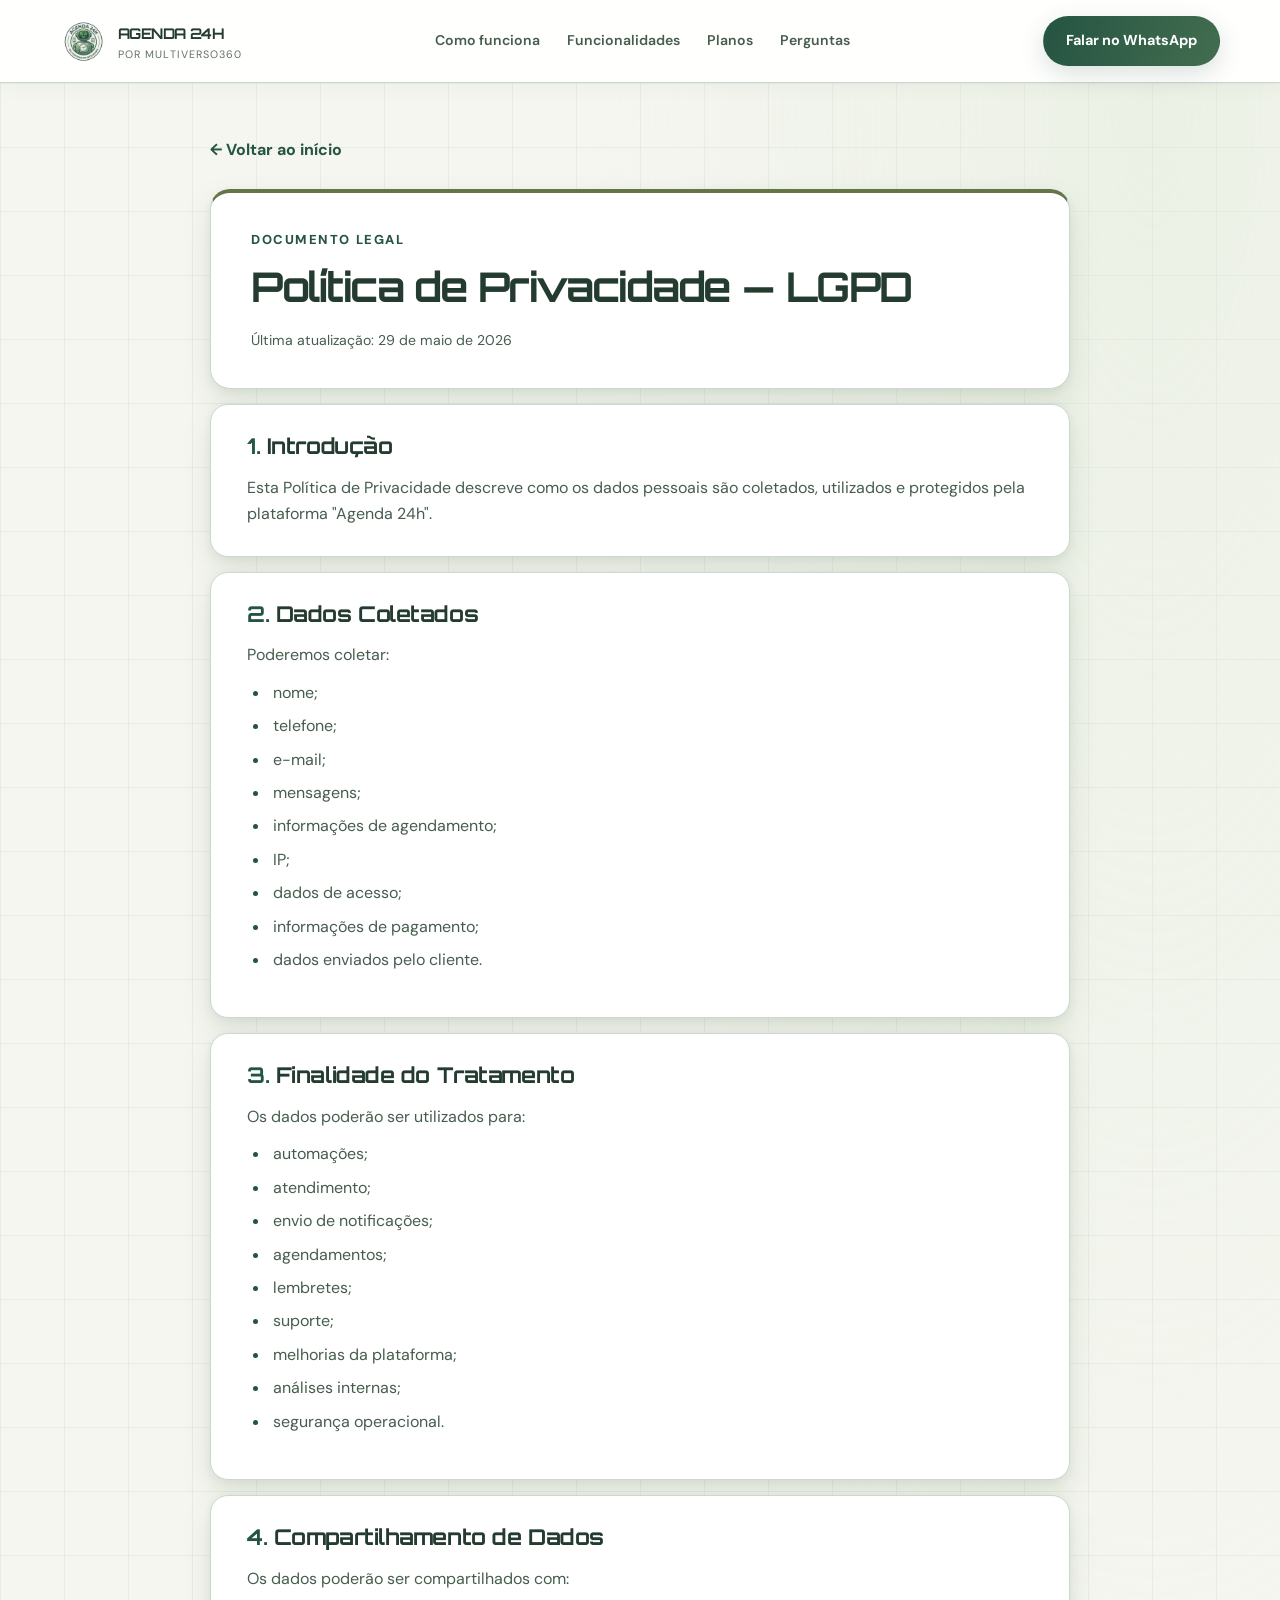
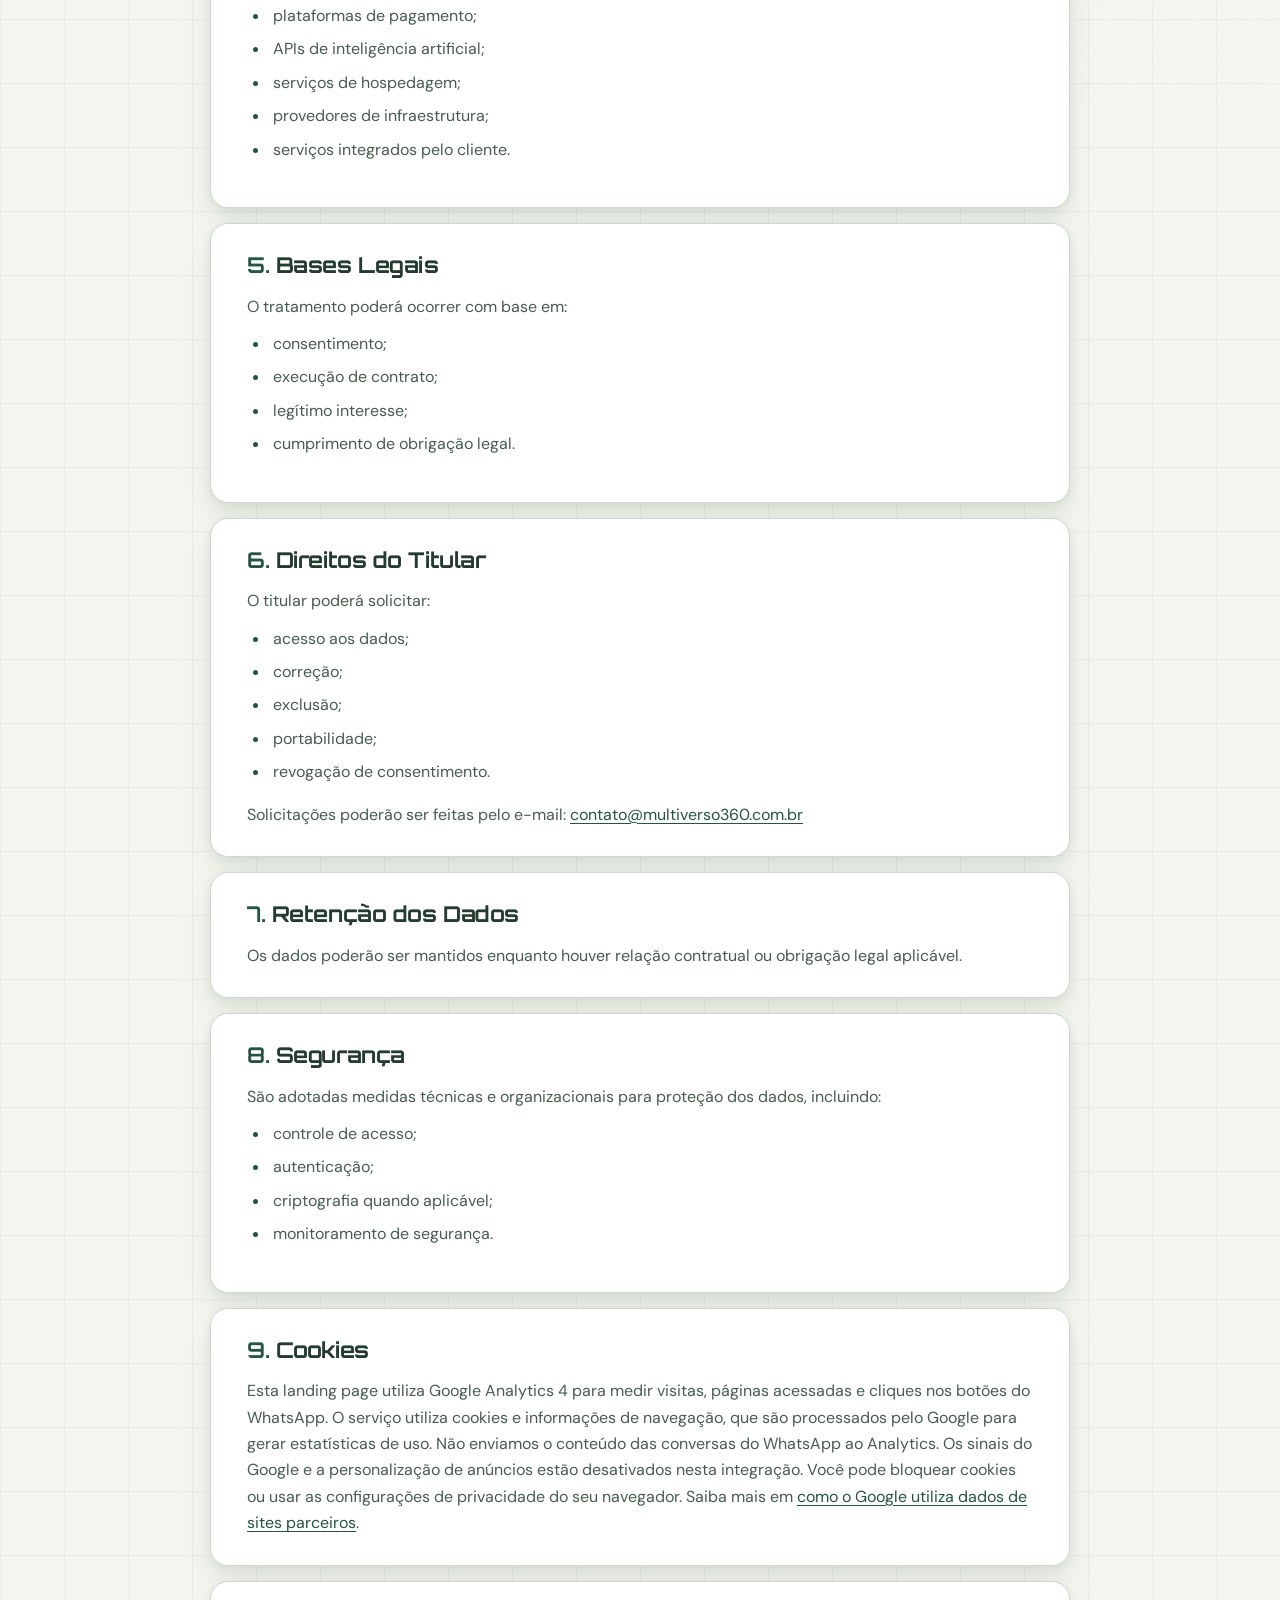
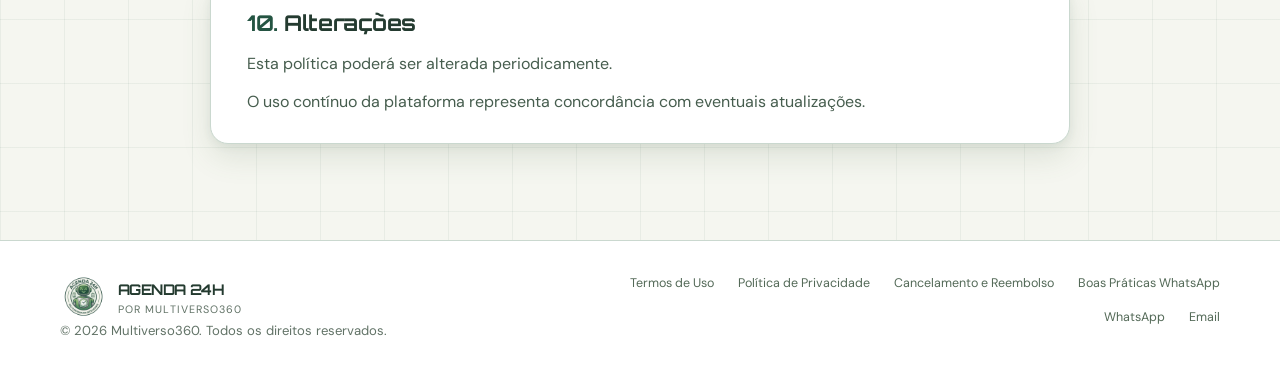
<file: privacidade/index.html>
<!doctype html>
<html lang="pt-BR">
<head>
<meta charset="utf-8">
<meta name="viewport" content="width=device-width, initial-scale=1">
<meta name="theme-color" content="#f5f6f0">
<meta name="description" content="Política de Privacidade — Multiverso360 — Agenda 24h por Multiverso360">
<title>Política de Privacidade — Multiverso360</title>
<link rel="canonical" href="https://agenda24h.multiverso360.com.br/privacidade/">
<meta property="og:type" content="website">
<meta property="og:locale" content="pt_BR">
<meta property="og:site_name" content="Agenda 24h">
<meta property="og:title" content="Política de Privacidade — Multiverso360">
<meta property="og:description" content="Política de Privacidade — Multiverso360 — Agenda 24h por Multiverso360">
<meta property="og:url" content="https://agenda24h.multiverso360.com.br/privacidade/">
<meta property="og:image" content="https://agenda24h.multiverso360.com.br/assets/compartilhamento.png">
<meta property="og:image:type" content="image/png">
<meta property="og:image:width" content="1200">
<meta property="og:image:height" content="630">
<meta property="og:image:alt" content="Agenda 24h por Multiverso360 — Atendimento e agendamentos no WhatsApp">
<meta name="twitter:card" content="summary_large_image">
<meta name="twitter:title" content="Política de Privacidade — Multiverso360">
<meta name="twitter:description" content="Política de Privacidade — Multiverso360 — Agenda 24h por Multiverso360">
<meta name="twitter:image" content="https://agenda24h.multiverso360.com.br/assets/compartilhamento.png">
<meta name="twitter:image:alt" content="Agenda 24h por Multiverso360 — Atendimento e agendamentos no WhatsApp">
<link rel="icon" type="image/png" href="../assets/logo-agenda24h.png">
<link rel="preconnect" href="https://fonts.googleapis.com">
<link rel="preconnect" href="https://fonts.gstatic.com" crossorigin>
<link href="https://fonts.googleapis.com/css2?family=Orbitron:wght@500;700;800&family=DM+Sans:wght@400;500;600;700&display=swap" rel="stylesheet">
<link rel="stylesheet" href="../assets/site.css">
<script defer src="../assets/analytics.js"></script>
</head>
<body class="legal-page" id="top">
<header><div class="wrap header-in"><a class="brand" href="../" aria-label="Agenda 24h — Página inicial"><img src="../assets/logo-agenda24h.png" alt="Logotipo Agenda 24h"><span><strong>AGENDA 24H</strong><small>por Multiverso360</small></span></a><nav class="nav" aria-label="Navegação principal"><a href="../#como-funciona">Como funciona</a><a href="../#funcionalidades">Funcionalidades</a><a href="../#planos">Planos</a><a href="../#perguntas">Perguntas</a></nav><a class="btn btn-green" href="https://wa.me/message/WZS76EXSH2XUH1">Falar no WhatsApp</a></div></header>
<main class="legal-main"><div class="wrap"><a class="back-link" href="../">← Voltar ao início</a><article class="legal-article"><header><p>Documento Legal</p><h1>Política de Privacidade — LGPD</h1><p>Última atualização: 29 de maio de 2026</p></header><section><h2><span>1.</span> Introdução</h2><div><p>Esta Política de Privacidade descreve como os dados pessoais são coletados, utilizados e protegidos pela plataforma "Agenda 24h".</p></div></section><section><h2><span>2.</span> Dados Coletados</h2><div><p>Poderemos coletar:</p><ul><li>nome;</li><li>telefone;</li><li>e-mail;</li><li>mensagens;</li><li>informações de agendamento;</li><li>IP;</li><li>dados de acesso;</li><li>informações de pagamento;</li><li>dados enviados pelo cliente.</li></ul></div></section><section><h2><span>3.</span> Finalidade do Tratamento</h2><div><p>Os dados poderão ser utilizados para:</p><ul><li>automações;</li><li>atendimento;</li><li>envio de notificações;</li><li>agendamentos;</li><li>lembretes;</li><li>suporte;</li><li>melhorias da plataforma;</li><li>análises internas;</li><li>segurança operacional.</li></ul></div></section><section><h2><span>4.</span> Compartilhamento de Dados</h2><div><p>Os dados poderão ser compartilhados com:</p><ul><li>plataformas de pagamento;</li><li>APIs de inteligência artificial;</li><li>serviços de hospedagem;</li><li>provedores de infraestrutura;</li><li>serviços integrados pelo cliente.</li></ul></div></section><section><h2><span>5.</span> Bases Legais</h2><div><p>O tratamento poderá ocorrer com base em:</p><ul><li>consentimento;</li><li>execução de contrato;</li><li>legítimo interesse;</li><li>cumprimento de obrigação legal.</li></ul></div></section><section><h2><span>6.</span> Direitos do Titular</h2><div><p>O titular poderá solicitar:</p><ul><li>acesso aos dados;</li><li>correção;</li><li>exclusão;</li><li>portabilidade;</li><li>revogação de consentimento.</li></ul><p>Solicitações poderão ser feitas pelo e-mail: <a href="mailto:contato@multiverso360.com.br">contato@multiverso360.com.br</a></p></div></section><section><h2><span>7.</span> Retenção dos Dados</h2><div><p>Os dados poderão ser mantidos enquanto houver relação contratual ou obrigação legal aplicável.</p></div></section><section><h2><span>8.</span> Segurança</h2><div><p>São adotadas medidas técnicas e organizacionais para proteção dos dados, incluindo:</p><ul><li>controle de acesso;</li><li>autenticação;</li><li>criptografia quando aplicável;</li><li>monitoramento de segurança.</li></ul></div></section><section><h2><span>9.</span> Cookies</h2><div><p>Esta landing page utiliza Google Analytics 4 para medir visitas, páginas acessadas e cliques nos botões do WhatsApp. O serviço utiliza cookies e informações de navegação, que são processados pelo Google para gerar estatísticas de uso. Não enviamos o conteúdo das conversas do WhatsApp ao Analytics. Os sinais do Google e a personalização de anúncios estão desativados nesta integração. Você pode bloquear cookies ou usar as configurações de privacidade do seu navegador. Saiba mais em <a href="https://policies.google.com/technologies/partner-sites" target="_blank" rel="noopener noreferrer">como o Google utiliza dados de sites parceiros</a>.</p></div></section><section><h2><span>10.</span> Alterações</h2><div><p>Esta política poderá ser alterada periodicamente.</p><p>O uso contínuo da plataforma representa concordância com eventuais atualizações.</p></div></section></article></div></main>
<footer><div class="wrap footer-grid"><div><a class="brand" href="../"><img src="../assets/logo-agenda24h.png" alt="Logotipo Agenda 24h"><span><strong>AGENDA 24H</strong><small>por Multiverso360</small></span></a><p>© 2026 Multiverso360. Todos os direitos reservados.</p></div><nav class="footer-links" aria-label="Documentos e contato"><a href="../termos/">Termos de Uso</a><a href="../privacidade/">Política de Privacidade</a><a href="../cancelamento/">Cancelamento e Reembolso</a><a href="../compliance/">Boas Práticas WhatsApp</a><a href="https://wa.me/message/WZS76EXSH2XUH1">WhatsApp</a><a href="mailto:contato@multiverso360.com.br">Email</a></nav></div></footer>
</body></html>
</file>
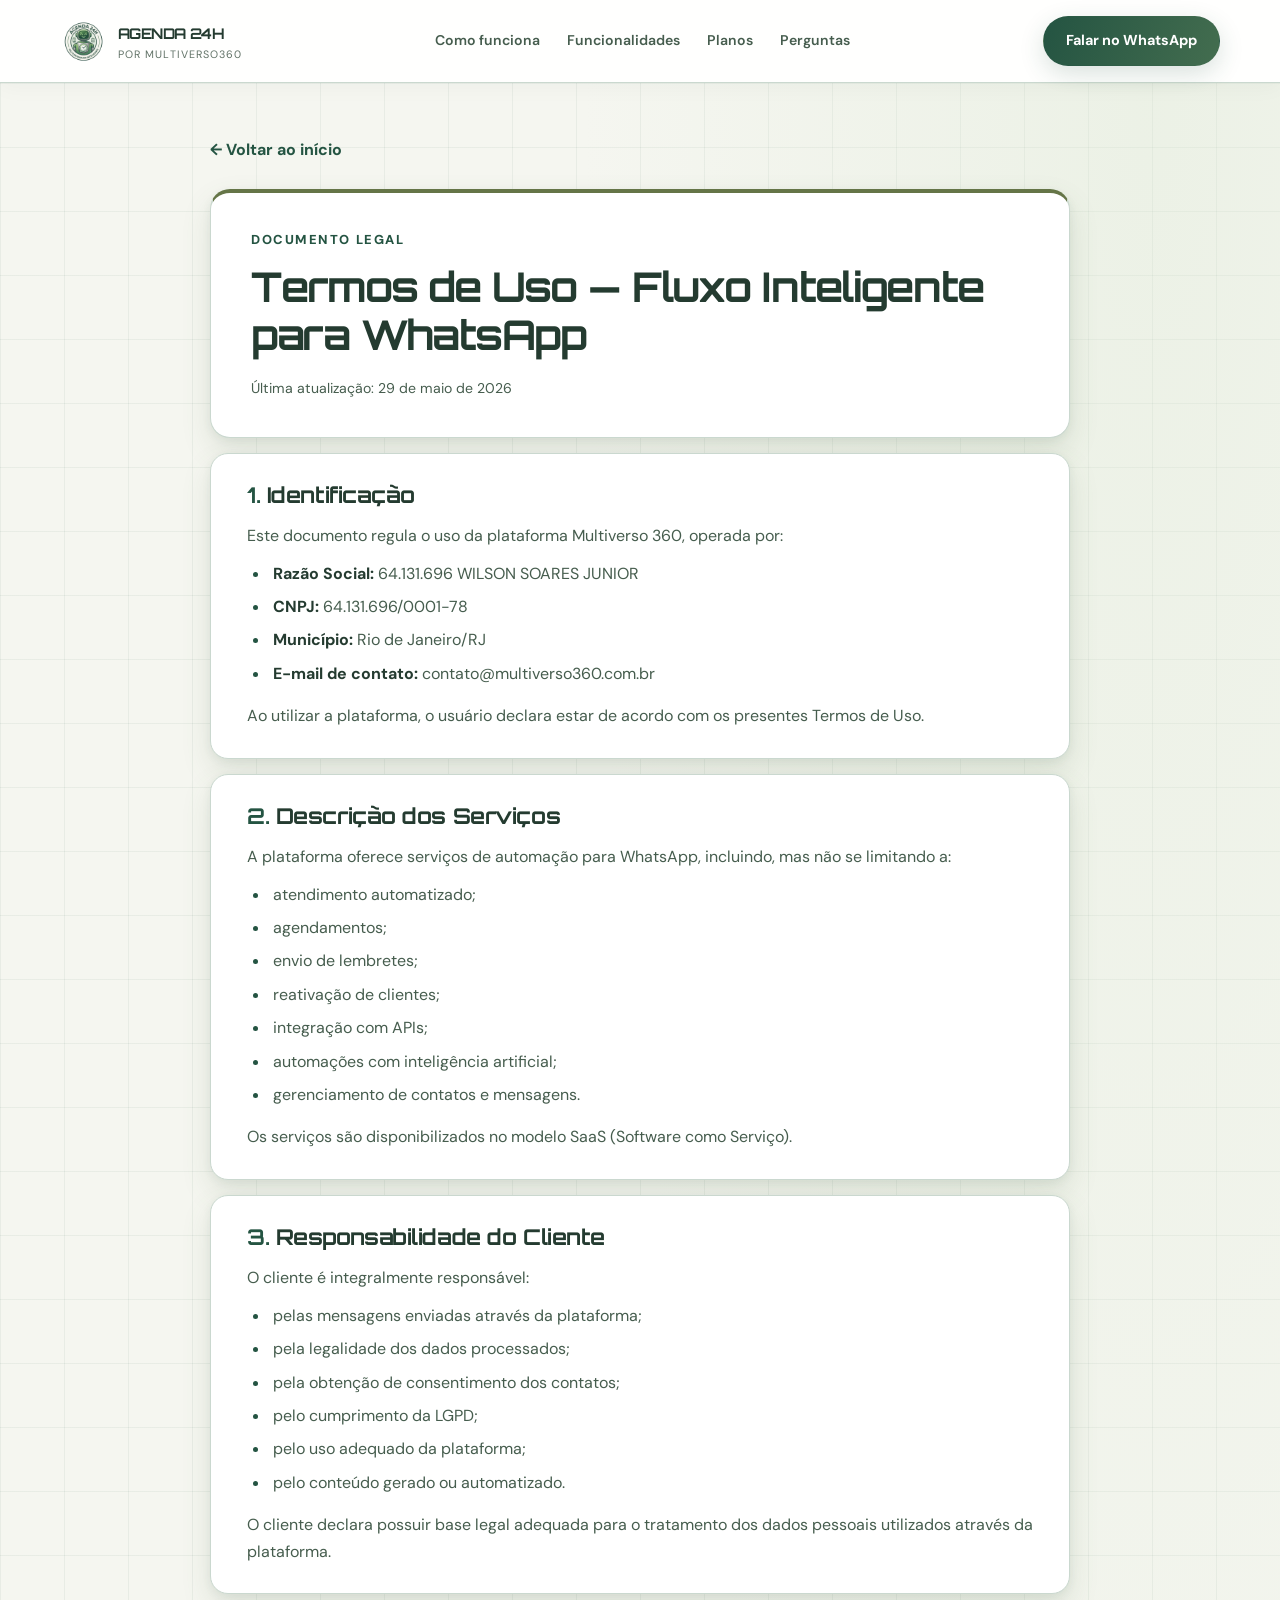
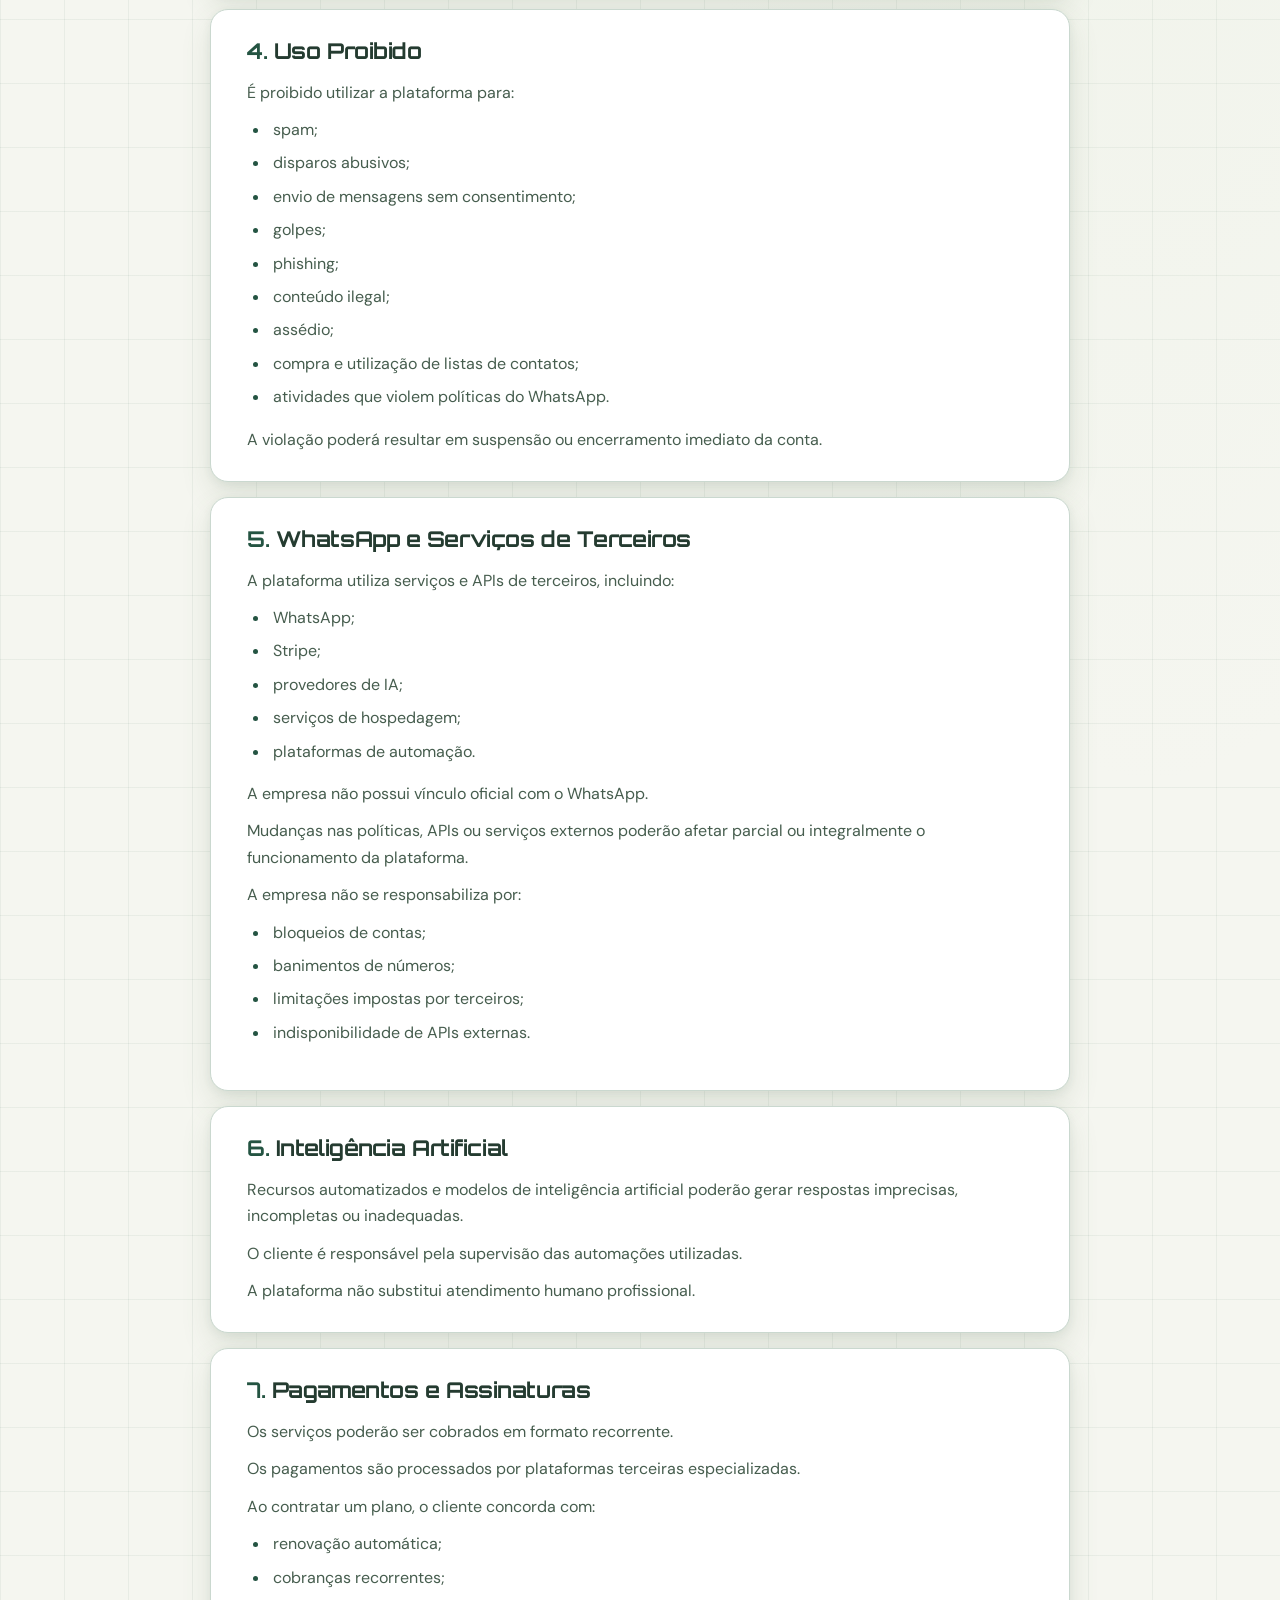
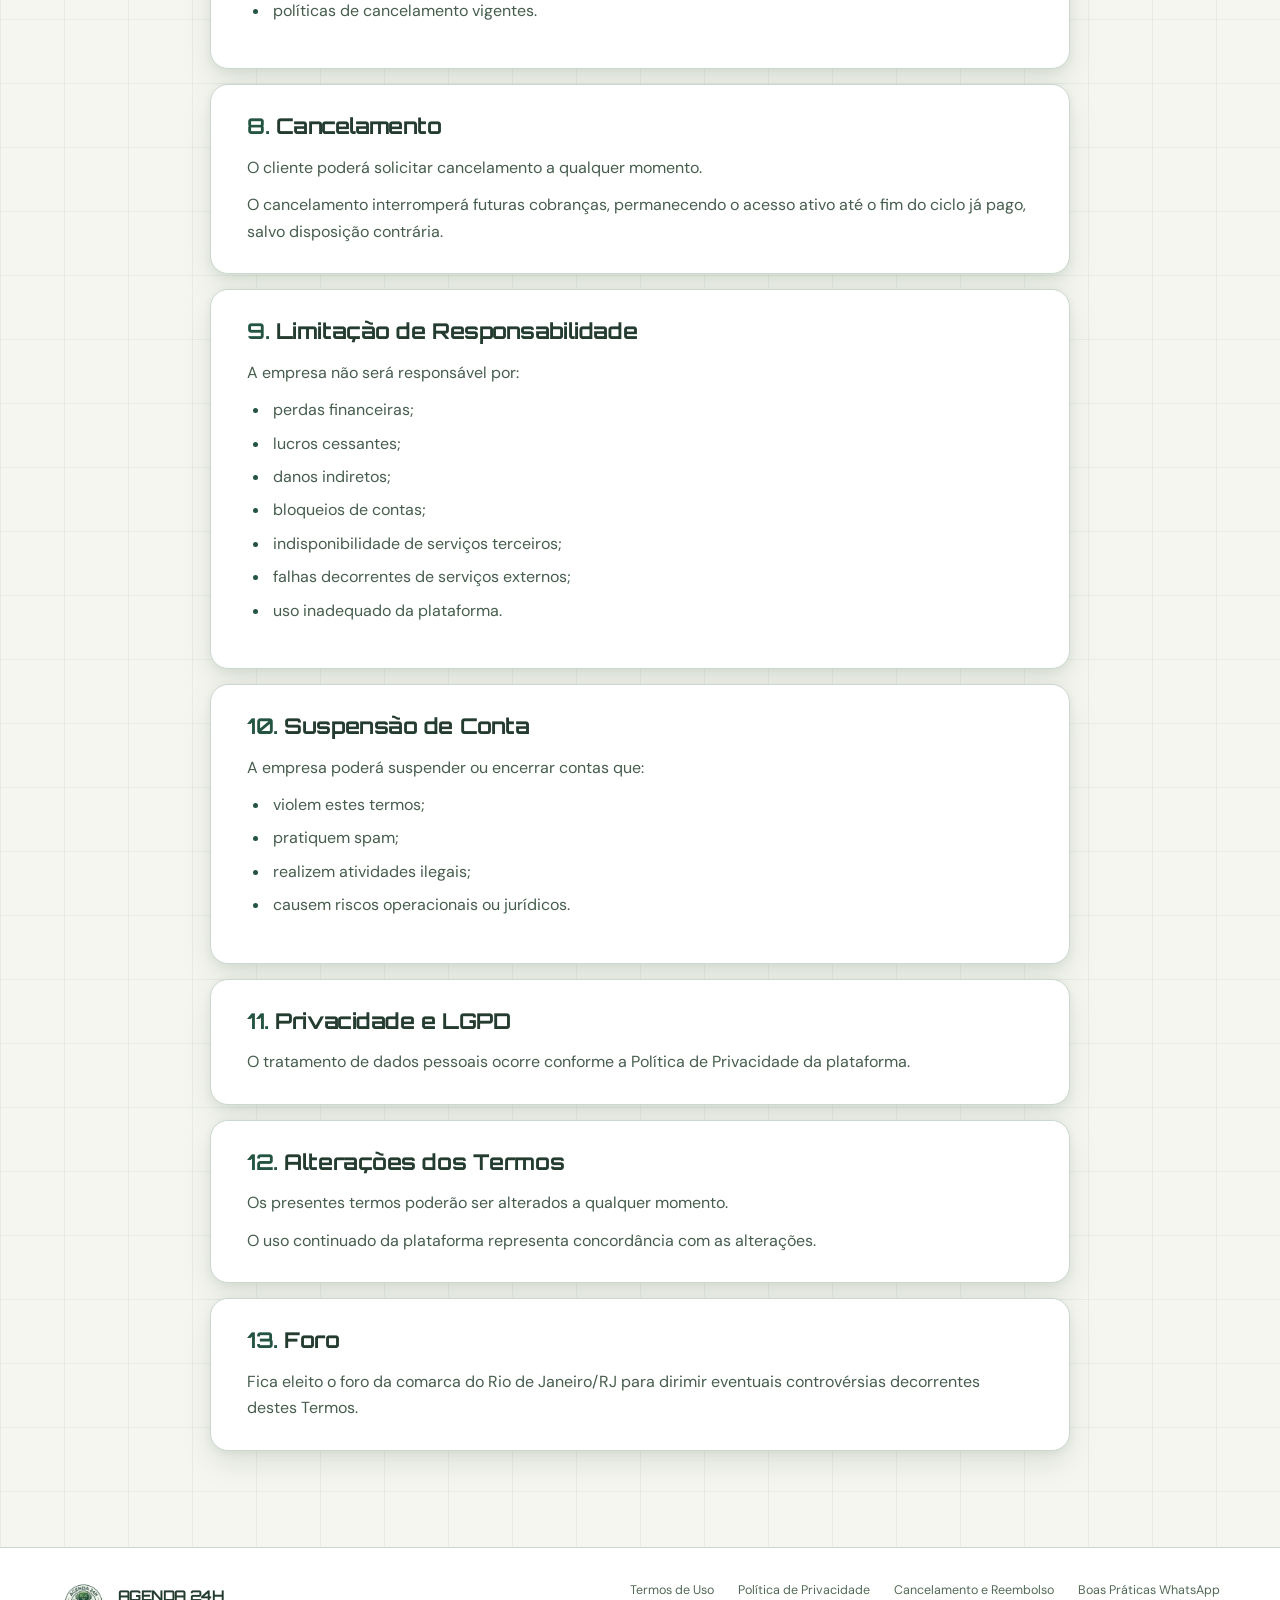
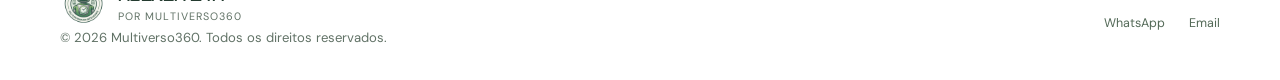
<file: termos/index.html>
<!doctype html>
<html lang="pt-BR">
<head>
<meta charset="utf-8">
<meta name="viewport" content="width=device-width, initial-scale=1">
<meta name="theme-color" content="#f5f6f0">
<meta name="description" content="Termos de Uso — Multiverso360 — Agenda 24h por Multiverso360">
<title>Termos de Uso — Multiverso360</title>
<link rel="canonical" href="https://agenda24h.multiverso360.com.br/termos/">
<meta property="og:type" content="website">
<meta property="og:locale" content="pt_BR">
<meta property="og:site_name" content="Agenda 24h">
<meta property="og:title" content="Termos de Uso — Multiverso360">
<meta property="og:description" content="Termos de Uso — Multiverso360 — Agenda 24h por Multiverso360">
<meta property="og:url" content="https://agenda24h.multiverso360.com.br/termos/">
<meta property="og:image" content="https://agenda24h.multiverso360.com.br/assets/compartilhamento.png">
<meta property="og:image:type" content="image/png">
<meta property="og:image:width" content="1200">
<meta property="og:image:height" content="630">
<meta property="og:image:alt" content="Agenda 24h por Multiverso360 — Atendimento e agendamentos no WhatsApp">
<meta name="twitter:card" content="summary_large_image">
<meta name="twitter:title" content="Termos de Uso — Multiverso360">
<meta name="twitter:description" content="Termos de Uso — Multiverso360 — Agenda 24h por Multiverso360">
<meta name="twitter:image" content="https://agenda24h.multiverso360.com.br/assets/compartilhamento.png">
<meta name="twitter:image:alt" content="Agenda 24h por Multiverso360 — Atendimento e agendamentos no WhatsApp">
<link rel="icon" type="image/png" href="../assets/logo-agenda24h.png">
<link rel="preconnect" href="https://fonts.googleapis.com">
<link rel="preconnect" href="https://fonts.gstatic.com" crossorigin>
<link href="https://fonts.googleapis.com/css2?family=Orbitron:wght@500;700;800&family=DM+Sans:wght@400;500;600;700&display=swap" rel="stylesheet">
<link rel="stylesheet" href="../assets/site.css">
<script defer src="../assets/analytics.js"></script>
</head>
<body class="legal-page" id="top">
<header><div class="wrap header-in"><a class="brand" href="../" aria-label="Agenda 24h — Página inicial"><img src="../assets/logo-agenda24h.png" alt="Logotipo Agenda 24h"><span><strong>AGENDA 24H</strong><small>por Multiverso360</small></span></a><nav class="nav" aria-label="Navegação principal"><a href="../#como-funciona">Como funciona</a><a href="../#funcionalidades">Funcionalidades</a><a href="../#planos">Planos</a><a href="../#perguntas">Perguntas</a></nav><a class="btn btn-green" href="https://wa.me/message/WZS76EXSH2XUH1">Falar no WhatsApp</a></div></header>
<main class="legal-main"><div class="wrap"><a class="back-link" href="../">← Voltar ao início</a><article class="legal-article"><header><p>Documento Legal</p><h1>Termos de Uso — Fluxo Inteligente para WhatsApp</h1><p>Última atualização: 29 de maio de 2026</p></header><section><h2><span>1.</span> Identificação</h2><div><p>Este documento regula o uso da plataforma Multiverso 360, operada por:</p><ul><li><strong>Razão Social:</strong> 64.131.696 WILSON SOARES JUNIOR</li><li><strong>CNPJ:</strong> 64.131.696/0001-78</li><li><strong>Município:</strong> Rio de Janeiro/RJ</li><li><strong>E-mail de contato:</strong> contato@multiverso360.com.br</li></ul><p>Ao utilizar a plataforma, o usuário declara estar de acordo com os presentes Termos de Uso.</p></div></section><section><h2><span>2.</span> Descrição dos Serviços</h2><div><p>A plataforma oferece serviços de automação para WhatsApp, incluindo, mas não se limitando a:</p><ul><li>atendimento automatizado;</li><li>agendamentos;</li><li>envio de lembretes;</li><li>reativação de clientes;</li><li>integração com APIs;</li><li>automações com inteligência artificial;</li><li>gerenciamento de contatos e mensagens.</li></ul><p>Os serviços são disponibilizados no modelo SaaS (Software como Serviço).</p></div></section><section><h2><span>3.</span> Responsabilidade do Cliente</h2><div><p>O cliente é integralmente responsável:</p><ul><li>pelas mensagens enviadas através da plataforma;</li><li>pela legalidade dos dados processados;</li><li>pela obtenção de consentimento dos contatos;</li><li>pelo cumprimento da LGPD;</li><li>pelo uso adequado da plataforma;</li><li>pelo conteúdo gerado ou automatizado.</li></ul><p>O cliente declara possuir base legal adequada para o tratamento dos dados pessoais utilizados através da plataforma.</p></div></section><section><h2><span>4.</span> Uso Proibido</h2><div><p>É proibido utilizar a plataforma para:</p><ul><li>spam;</li><li>disparos abusivos;</li><li>envio de mensagens sem consentimento;</li><li>golpes;</li><li>phishing;</li><li>conteúdo ilegal;</li><li>assédio;</li><li>compra e utilização de listas de contatos;</li><li>atividades que violem políticas do WhatsApp.</li></ul><p>A violação poderá resultar em suspensão ou encerramento imediato da conta.</p></div></section><section><h2><span>5.</span> WhatsApp e Serviços de Terceiros</h2><div><p>A plataforma utiliza serviços e APIs de terceiros, incluindo:</p><ul><li>WhatsApp;</li><li>Stripe;</li><li>provedores de IA;</li><li>serviços de hospedagem;</li><li>plataformas de automação.</li></ul><p>A empresa não possui vínculo oficial com o WhatsApp.</p><p>Mudanças nas políticas, APIs ou serviços externos poderão afetar parcial ou integralmente o funcionamento da plataforma.</p><p>A empresa não se responsabiliza por:</p><ul><li>bloqueios de contas;</li><li>banimentos de números;</li><li>limitações impostas por terceiros;</li><li>indisponibilidade de APIs externas.</li></ul></div></section><section><h2><span>6.</span> Inteligência Artificial</h2><div><p>Recursos automatizados e modelos de inteligência artificial poderão gerar respostas imprecisas, incompletas ou inadequadas.</p><p>O cliente é responsável pela supervisão das automações utilizadas.</p><p>A plataforma não substitui atendimento humano profissional.</p></div></section><section><h2><span>7.</span> Pagamentos e Assinaturas</h2><div><p>Os serviços poderão ser cobrados em formato recorrente.</p><p>Os pagamentos são processados por plataformas terceiras especializadas.</p><p>Ao contratar um plano, o cliente concorda com:</p><ul><li>renovação automática;</li><li>cobranças recorrentes;</li><li>políticas de cancelamento vigentes.</li></ul></div></section><section><h2><span>8.</span> Cancelamento</h2><div><p>O cliente poderá solicitar cancelamento a qualquer momento.</p><p>O cancelamento interromperá futuras cobranças, permanecendo o acesso ativo até o fim do ciclo já pago, salvo disposição contrária.</p></div></section><section><h2><span>9.</span> Limitação de Responsabilidade</h2><div><p>A empresa não será responsável por:</p><ul><li>perdas financeiras;</li><li>lucros cessantes;</li><li>danos indiretos;</li><li>bloqueios de contas;</li><li>indisponibilidade de serviços terceiros;</li><li>falhas decorrentes de serviços externos;</li><li>uso inadequado da plataforma.</li></ul></div></section><section><h2><span>10.</span> Suspensão de Conta</h2><div><p>A empresa poderá suspender ou encerrar contas que:</p><ul><li>violem estes termos;</li><li>pratiquem spam;</li><li>realizem atividades ilegais;</li><li>causem riscos operacionais ou jurídicos.</li></ul></div></section><section><h2><span>11.</span> Privacidade e LGPD</h2><div><p>O tratamento de dados pessoais ocorre conforme a Política de Privacidade da plataforma.</p></div></section><section><h2><span>12.</span> Alterações dos Termos</h2><div><p>Os presentes termos poderão ser alterados a qualquer momento.</p><p>O uso continuado da plataforma representa concordância com as alterações.</p></div></section><section><h2><span>13.</span> Foro</h2><div><p>Fica eleito o foro da comarca do Rio de Janeiro/RJ para dirimir eventuais controvérsias decorrentes destes Termos.</p></div></section></article></div></main>
<footer><div class="wrap footer-grid"><div><a class="brand" href="../"><img src="../assets/logo-agenda24h.png" alt="Logotipo Agenda 24h"><span><strong>AGENDA 24H</strong><small>por Multiverso360</small></span></a><p>© 2026 Multiverso360. Todos os direitos reservados.</p></div><nav class="footer-links" aria-label="Documentos e contato"><a href="../termos/">Termos de Uso</a><a href="../privacidade/">Política de Privacidade</a><a href="../cancelamento/">Cancelamento e Reembolso</a><a href="../compliance/">Boas Práticas WhatsApp</a><a href="https://wa.me/message/WZS76EXSH2XUH1">WhatsApp</a><a href="mailto:contato@multiverso360.com.br">Email</a></nav></div></footer>
</body></html>
</file>
<file: assets/site.css>
:root{--bg:#0d1427;--bg-deep:#090e1e;--surface:#17213b;--surface-2:#1b2645;--stroke:#ffffff20;--text:#f4f6fc;--muted:#a5acc3;--purple:#8d48eb;--orange:#ff8b2c;--green:#22c87c;--green-dark:#129b6f;--radius:20px;color-scheme:dark}
*{box-sizing:border-box}html{scroll-behavior:smooth}body{margin:0;background:var(--bg);color:var(--text);font:16px/1.65 'DM Sans',system-ui,sans-serif}a{color:inherit}button{font:inherit}img{max-width:100%;display:block}h1,h2,h3,p{margin-top:0}h1,h2,h3{line-height:1.18}h1,h2,.tech{font-family:'Orbitron','DM Sans',sans-serif}h1{font-size:clamp(2.15rem,4.3vw,4.75rem);letter-spacing:-.055em;max-width:900px}h2{font-size:clamp(1.8rem,3.1vw,3rem);letter-spacing:-.04em}h3{font-size:1.18rem}p{color:var(--muted)}.wrap{width:min(1160px,calc(100% - 42px));margin-inline:auto}.eyebrow{font-size:.8rem;letter-spacing:.16em;text-transform:uppercase;color:#cba0ff;font-weight:800}.eyebrow:before{content:'';display:inline-block;width:19px;height:2px;background:var(--orange);vertical-align:middle;margin-right:10px}.accent{color:var(--orange)}.section{padding:96px 0}.center{text-align:center}.center .lead{margin-inline:auto}.lead{font-size:1.12rem;max-width:690px}.muted{color:var(--muted)}
header{position:sticky;z-index:20;top:0;background:#0d1427e6;border-bottom:1px solid var(--stroke);backdrop-filter:blur(18px)}.header-in{min-height:82px;display:flex;align-items:center;justify-content:space-between;gap:24px}.brand{display:flex;gap:11px;align-items:center;text-decoration:none;white-space:nowrap}.brand img{width:47px;height:47px;border-radius:50%;border:2px solid #ffffff24}.brand strong{font-family:Orbitron,sans-serif;font-size:.92rem;letter-spacing:-.04em}.brand small{display:block;font-size:.67rem;letter-spacing:.1em;color:var(--muted);text-transform:uppercase;line-height:1.2}.nav{display:flex;align-items:center;gap:27px}.nav a{text-decoration:none;color:#c0c6db;font-size:.88rem;font-weight:600}.nav a:hover,.nav a:focus-visible{color:var(--orange)}.btn{display:inline-flex;align-items:center;justify-content:center;gap:10px;min-height:48px;padding:12px 22px;border-radius:999px;font-weight:700;font-size:.9rem;text-decoration:none;border:1px solid transparent;transition:transform .2s,background .2s,box-shadow .2s;cursor:pointer;text-align:center}.btn:hover{transform:translateY(-2px)}.btn:focus-visible,a:focus-visible,summary:focus-visible{outline:3px solid var(--orange);outline-offset:4px}.btn-green{background:linear-gradient(110deg,#0b936d,#2ecb70);color:white;box-shadow:0 7px 28px #0ebc7429}.btn-outline{border-color:#a35aea68;background:#25173f69;color:white}.btn-light{background:#faf8ff;color:#211537}.btn-quiet{background:#ffffff0b;border-color:var(--stroke);color:var(--text)}
.hero{overflow:hidden;position:relative;padding:105px 0 106px;background:radial-gradient(ellipse at 86% 18%,#5f229b50 0,transparent 39%),radial-gradient(ellipse at 0 100%,#e76d2320 0,transparent 40%),var(--bg)}.hero:after{content:'';position:absolute;inset:0;background-image:linear-gradient(#ffffff05 1px,transparent 1px),linear-gradient(90deg,#ffffff05 1px,transparent 1px);background-size:80px 80px;mask-image:linear-gradient(to bottom,#000,transparent);pointer-events:none}.hero-in{position:relative;z-index:1;display:grid;grid-template-columns:1.18fr .82fr;align-items:center;gap:68px}.chip{display:inline-block;border:1px solid #b676ff43;border-radius:99px;padding:5px 13px;color:#ddd3ee;font-size:.77rem;margin-bottom:26px;background:#ffffff0a}.hero p{font-size:1.14rem;max-width:620px}.hero .small{font-size:.89rem;margin-top:18px}.hero-actions{display:flex;flex-wrap:wrap;gap:12px;margin:30px 0}.mini-list{display:flex;gap:13px 20px;flex-wrap:wrap;padding:0;margin:30px 0 0;list-style:none;color:#bac2d4;font-size:.8rem}.mini-list li:before{content:'✓';color:var(--orange);font-weight:800;margin-right:8px}
.phone-shell{max-width:366px;margin:auto;padding:12px;border:1px solid #9448e684;border-radius:34px;box-shadow:0 22px 90px #0009,0 0 80px #7134e025;background:#17213b}.phone{border-radius:23px;overflow:hidden;background:#0a1227;min-height:475px;display:flex;flex-direction:column}.phone-head{display:flex;align-items:center;gap:11px;padding:18px;background:#162440;border-bottom:1px solid #ffffff13}.phone-head img{width:39px;height:39px;border-radius:50%;border:2px solid white}.phone-head b{font-size:.86rem;display:block}.phone-head small{color:#4ce49d;font-size:.71rem}.phone-messages{display:grid;gap:15px;padding:27px 16px;align-content:start;flex:1}.bubble{padding:12px 15px;border-radius:17px;font-size:.85rem;line-height:1.48;max-width:85%}.bubble.client{background:#20385f;justify-self:end;border-bottom-right-radius:4px}.bubble.agent{background:#26204b;justify-self:start;border-bottom-left-radius:4px}.bubble.confirm{background:#153f3a;border:1px solid #32c98775}.phone-foot{padding:14px 17px;color:#8795ae;font-size:.74rem;border-top:1px solid #ffffff12}.orange-dot{width:8px;height:8px;border-radius:50%;background:var(--orange);display:inline-block;margin-right:6px}
.problem{background:var(--bg-deep);border-block:1px solid var(--stroke)}.problem-grid{display:grid;grid-template-columns:1fr 1fr;align-items:center;gap:60px}.problem h2{max-width:640px}.problem-card{border:1px solid var(--stroke);background:#18233d;padding:32px;border-radius:22px;box-shadow:0 20px 60px #0002}.problem-card p:last-child{margin-bottom:0}.orange-line{border-left:3px solid var(--orange);padding-left:18px}
.steps{display:grid;grid-template-columns:repeat(4,1fr);gap:16px;margin-top:38px}.step,.feature,.price{background:var(--surface);border:1px solid var(--stroke);border-radius:20px}.step{padding:26px}.num{color:var(--orange);font:700 .91rem Orbitron,sans-serif;display:block;margin-bottom:21px}.step p,.feature p{margin-bottom:0;font-size:.92rem}.features{background:var(--bg-deep)}.feature-grid{display:grid;grid-template-columns:repeat(3,1fr);gap:16px;margin-top:38px}.feature{padding:28px;min-height:188px}.icon{display:grid;place-items:center;width:39px;height:39px;border:1px solid #a678f155;border-radius:11px;background:#873ad526;color:#e0b1ff;margin-bottom:20px;font-size:1.1rem}
.pricing{background:radial-gradient(ellipse at 50% 45%,#4e238524,transparent 57%),var(--bg)}.price-grid{display:grid;grid-template-columns:repeat(3,1fr);gap:18px;align-items:stretch;margin-top:42px}.price{display:flex;flex-direction:column;padding:30px;position:relative}.price.highlight{border-color:#ad64f3;background:linear-gradient(160deg,#281949 0,#18223e 48%);box-shadow:0 25px 70px #873adb21}.price .tag{position:absolute;top:-15px;left:26px;background:var(--orange);color:#1c1523;border-radius:100px;padding:5px 13px;font-size:.72rem;font-weight:800;letter-spacing:.02em}.price h3{font-family:Orbitron,sans-serif;font-size:1.3rem;margin:4px 0 7px}.price .who{font-size:.86rem;min-height:47px}.amount{font:800 clamp(2.4rem,3.4vw,3.3rem)/1 Orbitron,sans-serif;letter-spacing:-.07em;margin:17px 0 30px}.amount small{font:500 .85rem 'DM Sans',sans-serif;letter-spacing:0;color:var(--muted)}.price ul{list-style:none;padding:20px 0;margin:0 0 24px;border-top:1px solid var(--stroke);display:grid;gap:10px;flex:1}.price li{font-size:.9rem}.price li:before{content:'✓';color:#b37dfc;font-weight:800;padding-right:9px}.price .btn{width:100%}.price-note{margin-top:28px;font-size:.85rem;text-align:center}.price-note strong{color:var(--text)}
.faq{background:var(--bg-deep)}.faq-list{max-width:860px;margin:35px auto 0;display:grid;gap:10px}details{background:var(--surface);border:1px solid var(--stroke);border-radius:15px;padding:17px 21px}summary{cursor:pointer;list-style:none;font-weight:700;display:flex;align-items:center;justify-content:space-between;gap:14px}summary::-webkit-details-marker{display:none}summary:after{content:'+';color:var(--orange);font:500 1.4rem Orbitron,sans-serif}details[open] summary:after{content:'−'}details p{margin:14px 0 0;font-size:.94rem}.cta{padding:85px 0;background:linear-gradient(120deg,#301b57,#132442 56%,#163544);border-top:1px solid #a35aea55}.cta .lead{margin-bottom:28px}footer{padding:32px 0;border-top:1px solid var(--stroke)}.footer-grid{display:flex;align-items:flex-start;justify-content:space-between;gap:30px;flex-wrap:wrap}.footer-grid p{font-size:.82rem;margin:0}.footer-links{display:flex;flex-wrap:wrap;gap:13px 24px}.footer-links a{color:#aeb5ca;text-decoration:none;font-size:.78rem}.footer-links a:hover{color:white}
@media(max-width:900px){.nav{display:none}.hero-in,.problem-grid{grid-template-columns:1fr}.hero{padding-top:72px}.phone-shell{margin:10px auto 0}.steps{grid-template-columns:repeat(2,1fr)}.feature-grid{grid-template-columns:repeat(2,1fr)}.price-grid{grid-template-columns:1fr}.price .who{min-height:0}}@media(max-width:560px){.wrap{width:min(100% - 32px,1160px)}.section{padding:68px 0}.header-in{min-height:72px}.header-in>.btn{padding:10px 13px;min-height:43px;font-size:.76rem}.brand img{width:40px;height:40px}.brand strong{font-size:.73rem}.brand small{font-size:.55rem}.hero{padding:55px 0 70px}.hero-in{gap:38px}.hero p{font-size:1rem}.steps,.feature-grid{grid-template-columns:1fr}.phone{min-height:420px}.problem-grid{gap:18px}.problem-card{padding:22px}.price{padding:26px}}
@media(prefers-reduced-motion:reduce){html{scroll-behavior:auto}.btn{transition:none}.btn:hover{transform:none}}
/* Identidade visual do onboarding Agenda 24h: branco, verde profundo e oliva. */
:root{--bg:#fff;--bg-deep:#f5f6f0;--surface:#fff;--surface-2:#edf5eb;--stroke:#cad8cf;--text:#243b30;--muted:#617266;--purple:#586e4d;--orange:#657547;--green:#245442;--green-dark:#173f30;color-scheme:light}
body{background:#fff;color:var(--text)}
p{color:var(--muted)}
.eyebrow{color:var(--green)}
.eyebrow:before{background:var(--orange)}
.accent{color:var(--green)}
header{background:#ffffffed;border-color:var(--stroke);box-shadow:0 3px 22px #243b300a}
.brand img{border:2px solid #d4e0d1;box-shadow:0 3px 13px #24544218}
.nav a{color:#465d4e}
.nav a:hover,.nav a:focus-visible{color:var(--green)}
.btn:focus-visible,a:focus-visible,summary:focus-visible{outline-color:var(--orange)}
.btn-green{background:linear-gradient(110deg,#245442,#436d4f);color:#fff;box-shadow:0 8px 25px #2454422b}
.btn-green:hover{background:linear-gradient(110deg,#173f30,#245442)}
.btn-outline{border-color:#24544280;background:#fff;color:var(--green)}
.btn-light{background:var(--green);color:#fff}
.btn-quiet{background:#fff;border-color:#aabda9;color:var(--green)}
.hero{background:radial-gradient(ellipse at 86% 15%,#dce8d2 0,transparent 40%),radial-gradient(ellipse at 0 100%,#eef3e9 0,transparent 43%),#fff}
.hero:after{background-image:linear-gradient(#2454420b 1px,transparent 1px),linear-gradient(90deg,#2454420b 1px,transparent 1px)}
.chip{border-color:#a9bda1;background:#edf5eb;color:var(--green)}
.hero .small{color:#617266}
.mini-list{color:#526b57}
.mini-list li:before{color:var(--orange)}
.phone-shell{border-color:#91aa91;background:#e8f0e5;box-shadow:0 25px 85px #24544228,0 0 85px #bccfb44a}
.phone{background:#fff}
.phone-head{background:#f1f6ef;border-bottom:1px solid var(--stroke)}
.phone-head b{color:var(--green)}
.phone-head small{color:#447b4c}
.phone-head img{border-color:#d5e3d1}
.bubble{color:var(--text)}
.bubble.client{background:#e3eae0}
.bubble.agent{background:#eff5e8}
.bubble.confirm{background:#e7f1e6;border-color:#9cb99a;color:#245442}
.phone-foot{color:#627766;border-top-color:var(--stroke);background:#f8faf5}
.orange-dot{background:var(--orange)}
.problem{background:var(--bg-deep);border-color:var(--stroke)}
.problem-card{background:#fff;border-color:var(--stroke);box-shadow:0 18px 45px #2454420b}
.orange-line{border-left-color:var(--orange)}
.step,.feature,.price{background:#fff;border-color:var(--stroke);box-shadow:0 8px 30px #24544208}
.num{color:var(--green)}
.features{background:var(--bg-deep)}
.icon{border-color:#c7d9bd;background:#edf5eb;color:var(--green)}
.pricing{background:radial-gradient(ellipse at 50% 45%,#e7eee2 0,transparent 55%),#fff}
.price.highlight{border-color:#698662;background:linear-gradient(155deg,#edf5eb,#fff 56%);box-shadow:0 25px 70px #24544216}
.price .tag{background:#e2ead5;color:var(--green)}
.amount{color:var(--green)}
.price ul{border-top-color:var(--stroke)}
.price li:before{color:var(--green)}
.faq{background:var(--bg-deep)}
details{background:#fff;border-color:var(--stroke)}
summary:after{color:var(--green)}
.cta{background:linear-gradient(125deg,#245442,#526746);border-top-color:#406a4d}
.cta h2,.cta .eyebrow,.cta p{color:#fff}
.cta .eyebrow:before{background:#dae8c6}
.cta .btn-green{background:#fff;color:#245442;box-shadow:0 12px 25px #142c1d29}
.cta .btn-green:hover{background:#eaf1e6}
footer{background:#fff;border-top-color:var(--stroke)}
.footer-links a{color:#536957}
.footer-links a:hover{color:var(--green)}
/* A malha e os reflexos continuam discretos, mas agora perceptíveis no branco. */
.hero:after{
  background-image:
    radial-gradient(circle at 1px 1px,#24544235 1.2px,transparent 1.8px),
    linear-gradient(#2454421e 1px,transparent 1px),
    linear-gradient(90deg,#2454421e 1px,transparent 1px);
  background-size:64px 64px,64px 64px,64px 64px;
  mask-image:linear-gradient(90deg,#000b,#0008 75%,#0006);
}
.brand img,.phone-head img{border:0;box-shadow:none;background:transparent;border-radius:0}
.step,.feature,.price,.problem-card,details{
  box-shadow:0 13px 30px #586e4d24,0 3px 9px #24544212;
}
.price.highlight{
  box-shadow:0 18px 42px #586e4d35,0 3px 9px #24544215;
}
@media(max-width:560px){
  .header-in{gap:10px}
  .brand{gap:6px}
  .brand img{width:42px;height:42px;flex:none}
  .header-in>.btn{padding:9px 11px;font-size:.73rem;line-height:1.15}
  .hero{padding:42px 0 58px}
  .hero h1{font-size:clamp(1.95rem,8.1vw,2.5rem);letter-spacing:-.045em}
  .hero-actions{display:grid;grid-template-columns:1fr;gap:11px}
  .hero-actions .btn{width:100%;min-height:50px}
  .mini-list{gap:7px 16px;margin-top:22px}
  .phone-shell{width:min(100%,330px);padding:8px;border-radius:27px}
  .phone{min-height:370px;border-radius:21px}
  .phone-messages{gap:10px;padding:17px 13px}
  .bubble{padding:10px 12px;font-size:.81rem}
  .section{padding:58px 0}
  .step,.feature,.price{padding:23px}
  .cta{padding:64px 0}
  .cta .btn{width:100%}
}
@media(max-width:360px){
  .header-in>.btn{max-width:118px;padding:8px}
  .brand strong{font-size:.67rem}
  .brand small{font-size:.49rem}
}
/* Páginas legais: mesmas cores, tipografia, malha e sombras da landing. */
.legal-page{background:#f5f6f0}
.legal-main{
  padding:54px 0 96px;
  background:
    radial-gradient(ellipse at 90% 0,#d9e7d155,transparent 35%),
    linear-gradient(#24544210 1px,transparent 1px),
    linear-gradient(90deg,#24544210 1px,transparent 1px),#f5f6f0;
  background-size:auto,64px 64px,64px 64px,auto;
}
.legal-main .back-link{display:block;max-width:860px;margin:0 auto 26px;color:var(--green);font-weight:700;text-decoration:none}
.legal-main .back-link:hover{text-decoration:underline}
.legal-article{max-width:860px;margin:auto}
.legal-article>header{
  position:static;
  padding:36px 40px;
  background:#fff;
  border:1px solid var(--stroke);
  border-top:4px solid #657547;
  border-radius:20px;
  backdrop-filter:none;
  box-shadow:0 13px 30px #586e4d24,0 3px 9px #24544212;
}
.legal-article>header p:first-child{color:var(--green);font-size:.81rem;text-transform:uppercase;letter-spacing:.12em;font-weight:800}
.legal-article h1{font-size:clamp(1.65rem,3.2vw,2.65rem);letter-spacing:-.035em;margin:12px 0 18px;max-width:100%}
.legal-article>header p:last-child{font-size:.88rem;margin:0}
.legal-article section{
  margin-top:15px;padding:28px 36px;
  background:#fff;border:1px solid var(--stroke);border-radius:18px;
  box-shadow:0 13px 30px #586e4d24,0 3px 9px #24544212;
}
.legal-article h2{font-family:Orbitron,'DM Sans',sans-serif;font-size:clamp(1.06rem,2vw,1.36rem);letter-spacing:-.02em;margin:0 0 16px}
.legal-article h2 span{color:var(--green)}
.legal-article p{margin:0 0 11px;color:#465d4e}
.legal-article p:last-child{margin-bottom:0}
.legal-article ul{margin:10px 0 16px;padding-left:23px;color:#465d4e}
.legal-article li{padding-left:3px;margin-bottom:7px}
.legal-article li::marker{color:var(--green)}
.legal-article strong{color:var(--text)}
.legal-article a{color:var(--green);text-underline-offset:3px}
.legal-page .footer-links{max-width:650px;justify-content:flex-end}
@media(max-width:560px){
  .legal-main{padding:30px 0 60px;background-size:auto,50px 50px,50px 50px,auto}
  .legal-main .back-link{margin-bottom:16px}
  .legal-article>header{padding:24px 20px}
  .legal-article section{padding:23px 20px;margin-top:12px}
  .legal-article h2{line-height:1.4}
  .legal-page .footer-links{justify-content:flex-start}
}

/* Seletor mensal/anual dos planos */
.billing-switch{display:inline-flex;align-items:center;gap:4px;padding:5px;background:#e8eee5;border:1px solid var(--stroke);border-radius:999px;margin:25px auto 8px}
.billing-option{appearance:none;border:0;border-radius:999px;padding:12px 21px;background:transparent;color:#3e5948;font:700 .93rem 'DM Sans',sans-serif;cursor:pointer;transition:background .18s,color .18s,box-shadow .18s}
.billing-option.is-active{background:#245442;color:#fff;box-shadow:0 3px 12px #24544225}
.billing-option:focus-visible{outline:3px solid #e99039;outline-offset:3px}
.billing-off{display:inline-block;margin-left:5px;padding:3px 7px;border-radius:20px;background:#d8ebce;color:#245442;font-size:.7rem}
.billing-option.is-active .billing-off{background:#fff;color:#245442}
.billing-help{font-size:.83rem;color:#536957;margin:2px 0 24px}
.annual-saving{font-size:.79rem;font-weight:700;color:#245442;margin:4px 0 10px}
.annual-saving[hidden]{display:none}
@media(max-width:560px){.billing-switch{max-width:100%;gap:2px}.billing-option{padding:10px 11px;font-size:.84rem}.billing-off{font-size:.61rem;margin-left:3px;padding:3px 5px}}

/* Painel de escolha de periodicidade — visibilidade reforçada */
#planos .billing-selector-panel{display:block!important;visibility:visible!important;opacity:1!important;position:relative;z-index:2;width:fit-content;max-width:100%;margin:28px auto 12px;padding:18px 22px 12px;border:2px solid #83a578;border-radius:20px;background:#f1f7ed;box-shadow:0 9px 28px #2454421c;text-align:center}
#planos .billing-selector-title{margin:0 0 4px;font-weight:800;color:#245442;font-size:1rem}
#planos .billing-switch{display:inline-flex!important;visibility:visible!important;opacity:1!important;position:relative;margin:12px auto 9px;border:1px solid #a0baa0}
#planos .billing-option{display:inline-flex!important;align-items:center;justify-content:center;white-space:normal;min-height:45px}
#planos .billing-help{margin:4px auto 0;color:#48604e}
@media(max-width:560px){#planos .billing-selector-panel{width:100%;padding:16px 9px 12px}#planos .billing-switch{width:100%;justify-content:center}#planos .billing-option{flex:1;padding:9px 7px;font-size:.81rem}#planos .billing-off{display:block;margin:2px 0 0}}
</file>
